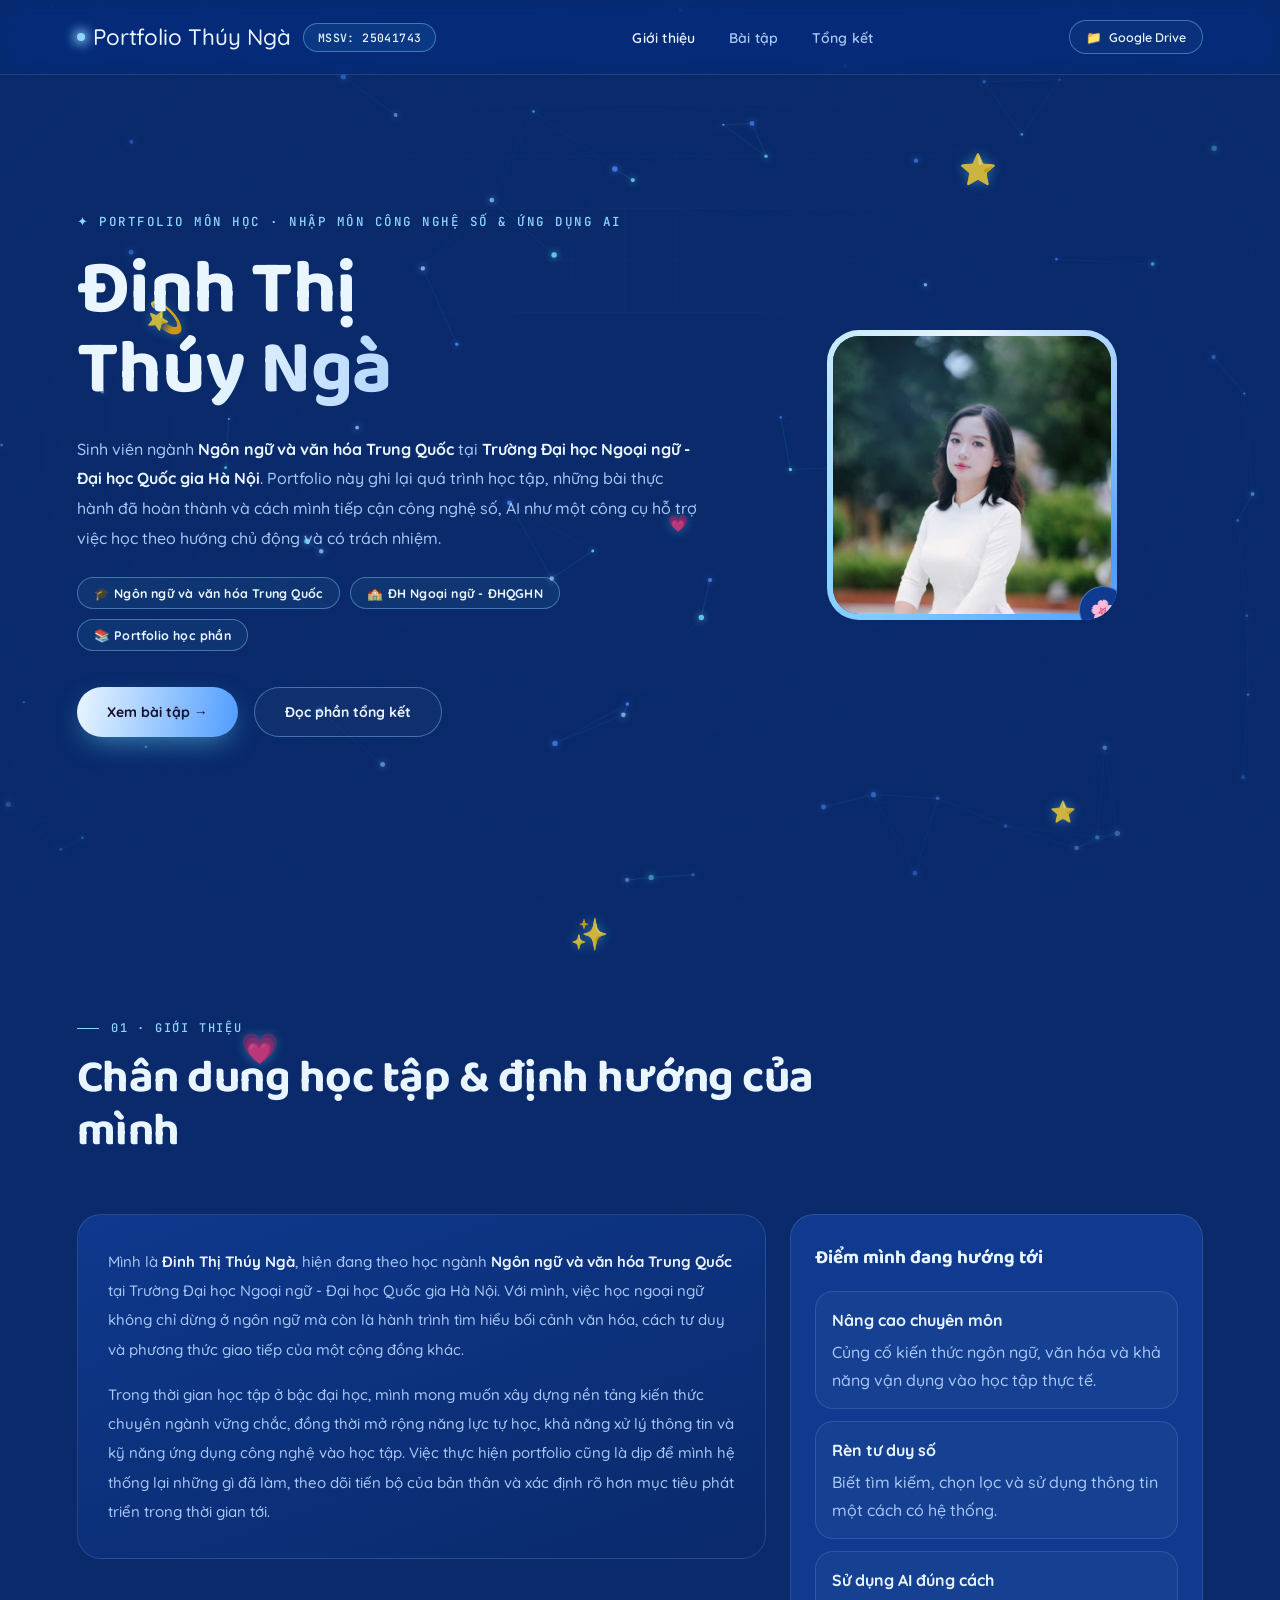
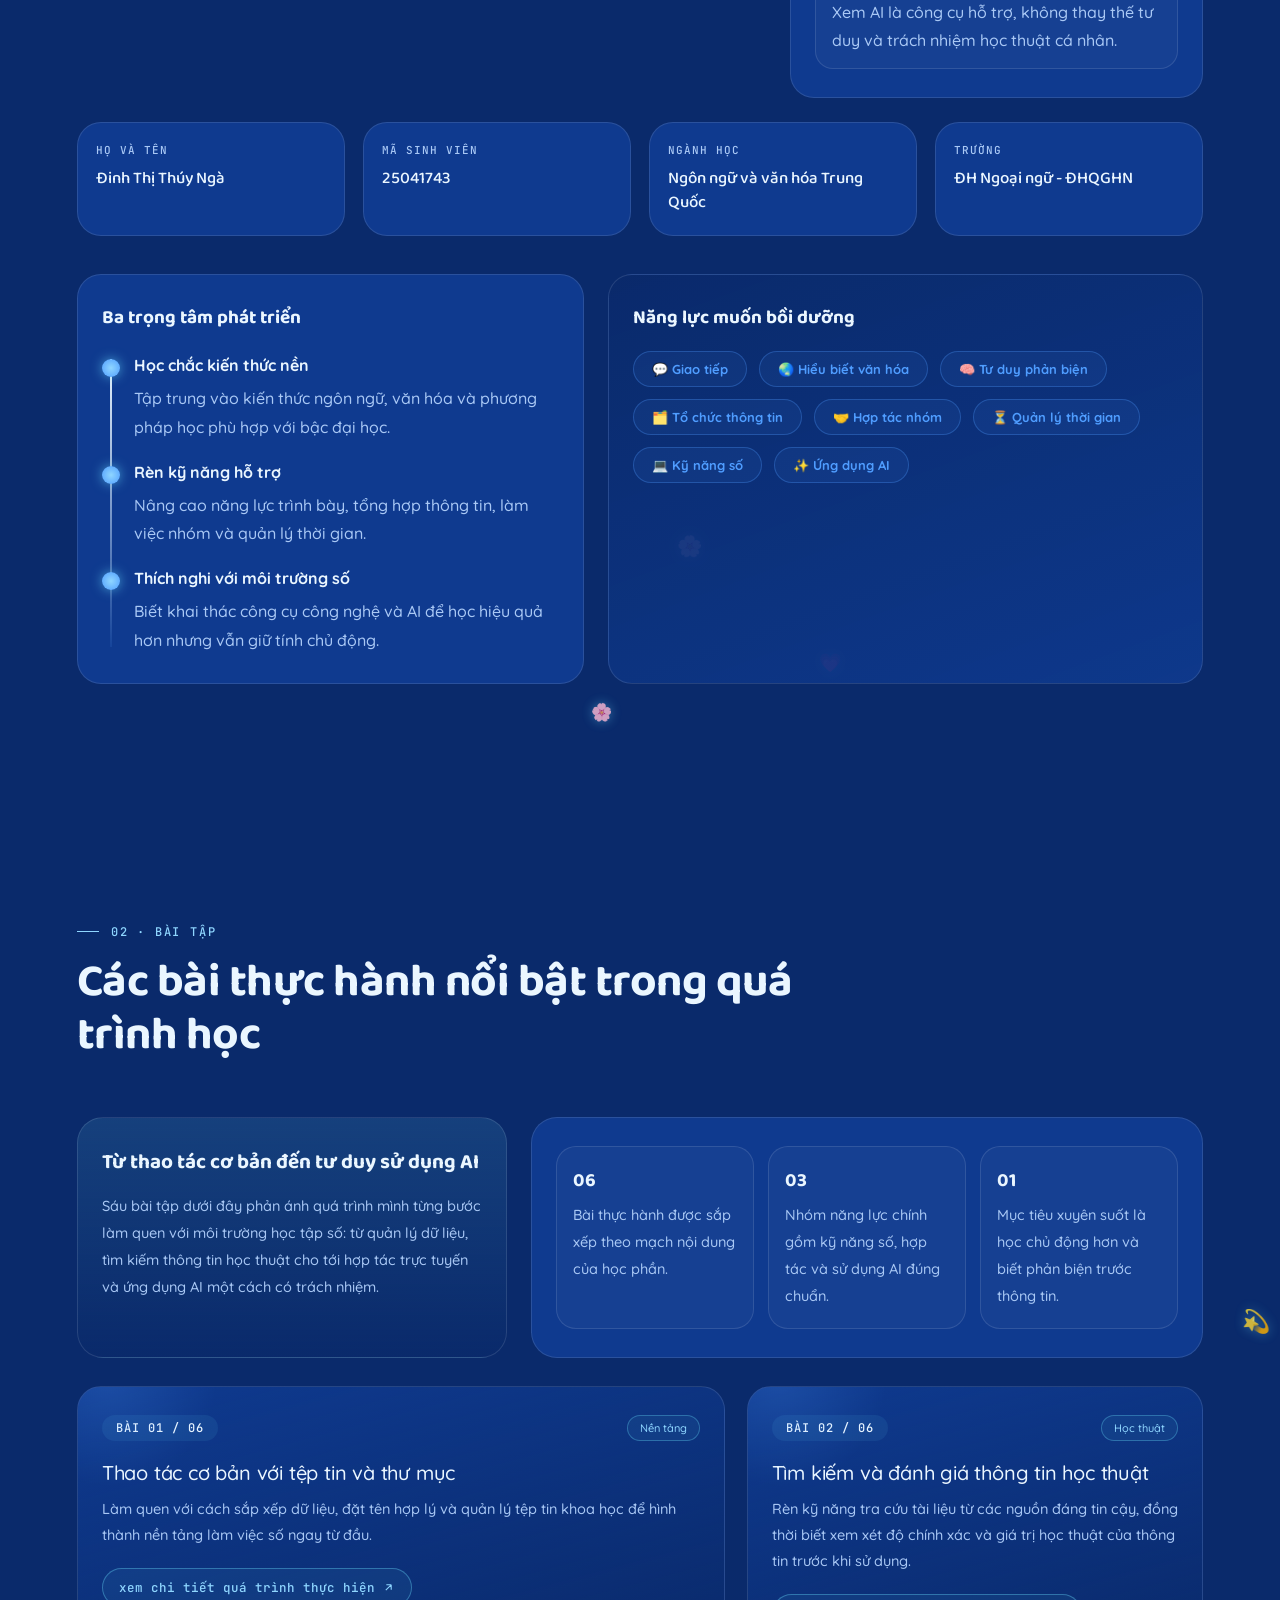
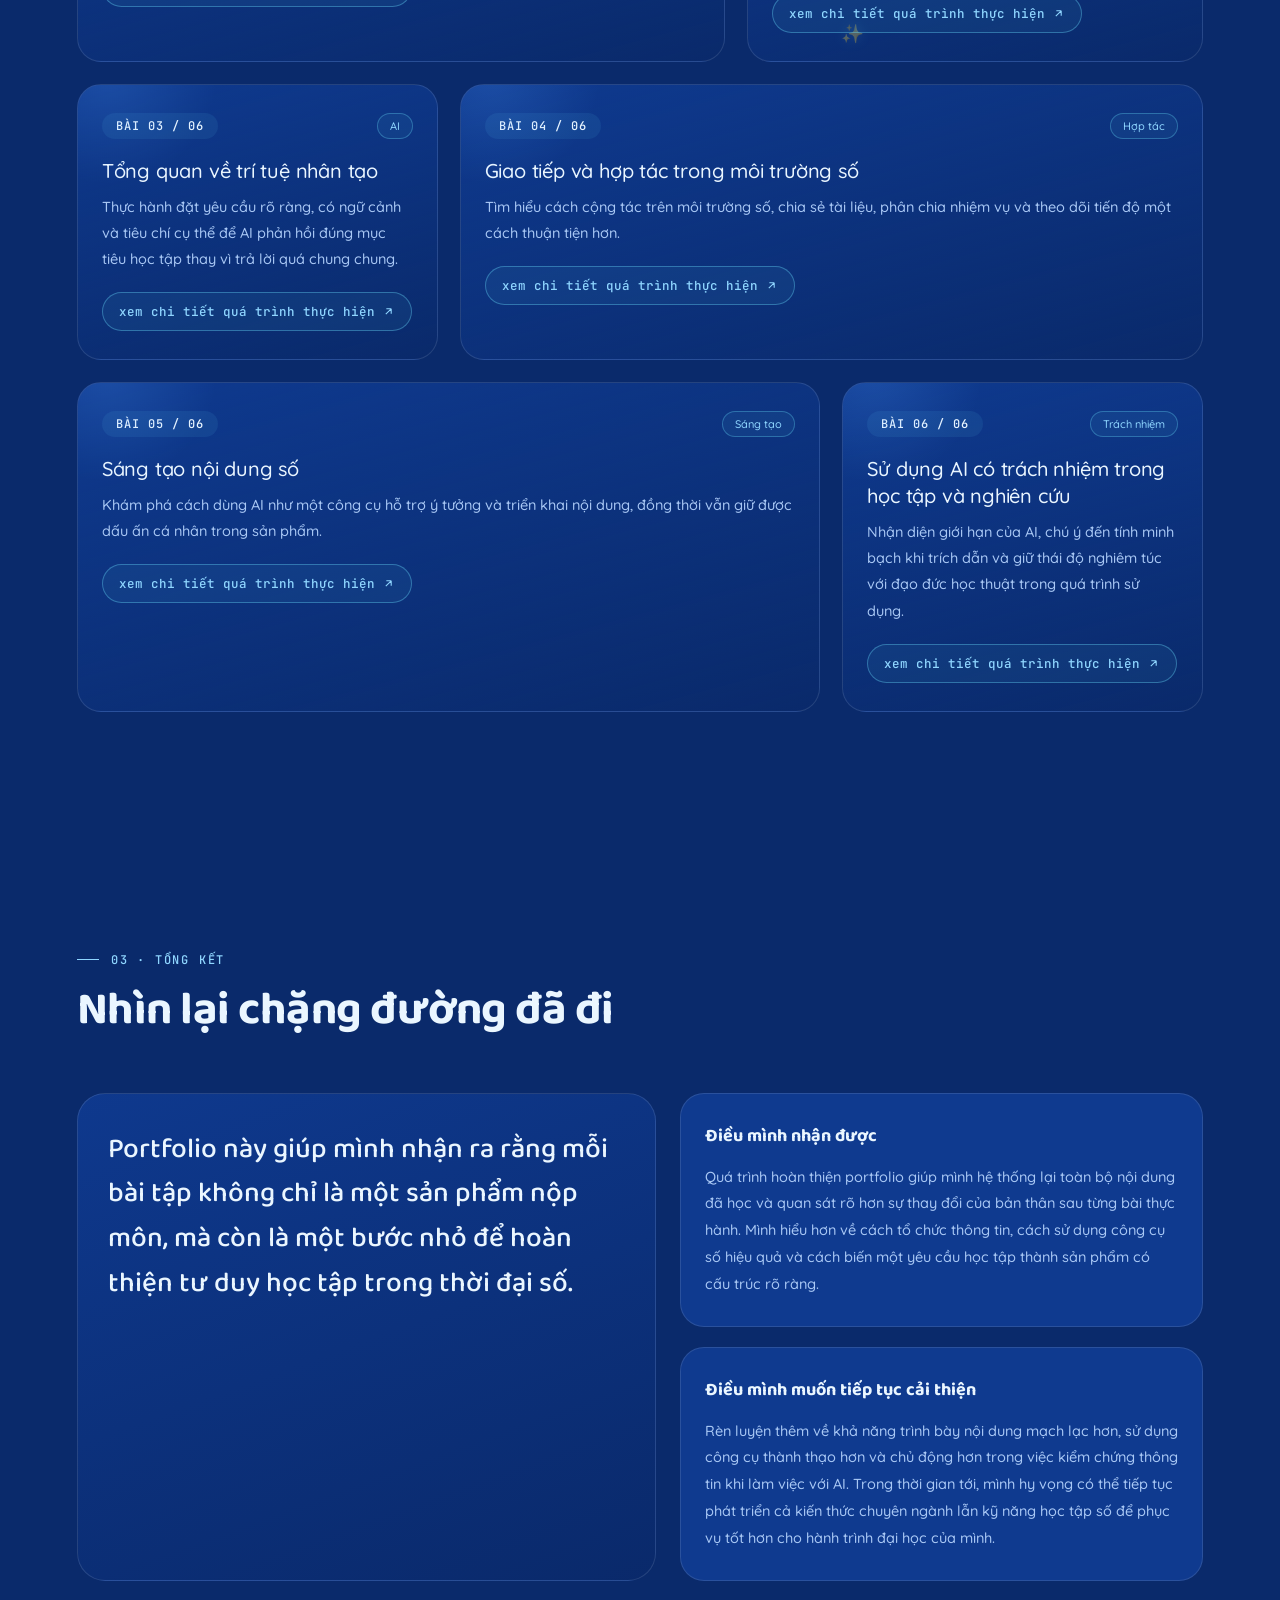
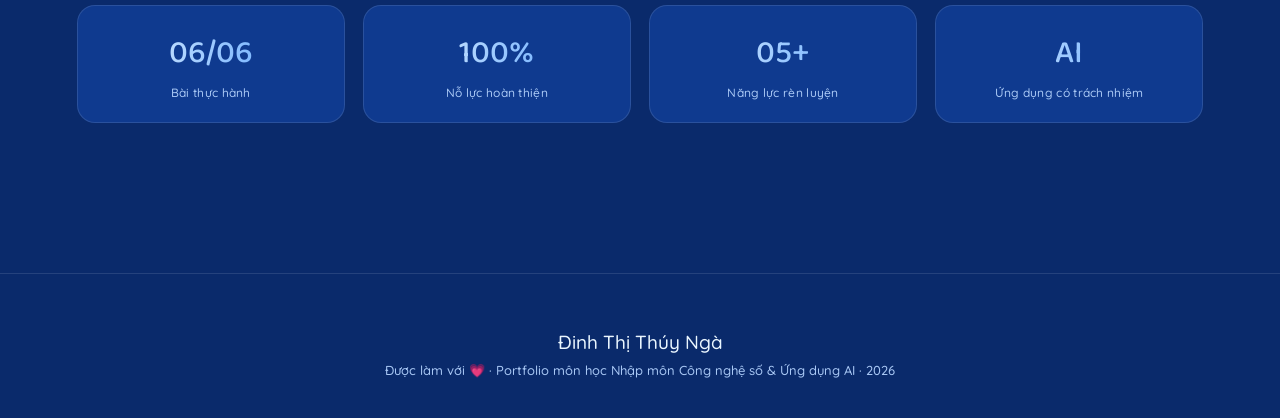
<file: index.html>
<!DOCTYPE html>
<html lang="vi">
<head>
<meta charset="UTF-8">
<meta name="viewport" content="width=device-width, initial-scale=1.0">
<title>Đinh Thị Thúy Ngà — Portfolio</title>
<link rel="preconnect" href="https://fonts.googleapis.com">
<link rel="preconnect" href="https://fonts.gstatic.com" crossorigin>
<link href="https://fonts.googleapis.com/css2?family=Baloo+2:wght@500;600;700;800&family=Quicksand:wght@400;500;600;700&family=JetBrains+Mono:wght@400;500;700&display=swap" rel="stylesheet">
<style>
  :root{
    --bg:#0a2a6b;
    --surface:#0f3a8f;
    --surface-2:#1450b8;
    --pink:#eaf6ff;
    --pink-deep:#bfe3ff;
    --lavender:#4f9dff;
    --cyan:#8fd6ff;
    --text:#eaf6ff;
    --muted:#a9c8f5;
    --line: rgba(234,246,255,0.12);
    --line-strong: rgba(143,214,255,0.4);
  }
  *{margin:0;padding:0;box-sizing:border-box;}
  html{scroll-behavior:smooth;}
  body{
    background:var(--bg); color:var(--text);
    font-family:'Quicksand',sans-serif; font-weight:500;
    overflow-x:hidden;
  }
  h1,h2,h3,.display{font-family:'Baloo 2',cursive; font-weight:700;}
  ::selection{background:var(--pink); color:#170f2b;}

  #network{ position:fixed; inset:0; z-index:0; pointer-events:none; }
  .grid-overlay{
    position:fixed; inset:0; z-index:0; pointer-events:none; opacity:0.5;
    background-image:
      linear-gradient(rgba(109,227,255,0.05) 1px, transparent 1px),
      linear-gradient(90deg, rgba(79,140,255,0.05) 1px, transparent 1px);
    background-size:52px 52px;
    mask-image:radial-gradient(ellipse at 50% 25%, black 0%, transparent 78%);
  }
  .vignette{
    position:fixed; inset:0; z-index:1; pointer-events:none;
    background:radial-gradient(ellipse at center, transparent 38%, rgba(10,42,107,0.85) 100%);
  }
  .sparkle-layer{ position:fixed; inset:0; z-index:1; pointer-events:none; }
  .sparkle{
    position:absolute; font-size:1.3rem; opacity:0.8; animation:sparkleBob ease-in-out infinite;
    filter:drop-shadow(0 0 6px rgba(109,227,255,0.5));
  }
  @keyframes sparkleBob{
    0%,100%{ transform:translateY(0) rotate(-8deg); }
    50%{ transform:translateY(-22px) rotate(10deg); }
  }

  .cursor-glow{
    position:fixed; width:22px; height:22px; border-radius:50%;
    background:radial-gradient(circle, rgba(255,255,255,0.9), var(--pink) 55%, transparent 75%);
    pointer-events:none; z-index:999; transform:translate(-50%,-50%);
    mix-blend-mode:screen; opacity:0; transition:opacity .3s ease;
  }

  nav{
    position:fixed; top:0; left:0; right:0; z-index:100;
    display:flex; align-items:center; justify-content:space-between;
    padding:20px 6vw;
    backdrop-filter:blur(14px) saturate(140%);
    background:rgba(10,42,107,0.45);
    border-bottom:1px solid var(--line);
    transition:background .4s ease, padding .4s ease;
  }
  nav.scrolled{ padding:13px 6vw; background:rgba(10,42,107,0.85); }
  .logo-group{ display:flex; align-items:center; gap:12px; }
  .logo{ font-size:1.4rem; color:var(--pink); display:flex; align-items:center; gap:8px; }
  .logo-dot{
    width:8px;height:8px;border-radius:50%;background:var(--cyan);
    box-shadow:0 0 12px 3px var(--cyan); animation:pulseDot 2s ease-in-out infinite;
  }
  @keyframes pulseDot{ 0%,100%{transform:scale(1);} 50%{transform:scale(1.4);} }
  .mssv-chip{
    font-family:'JetBrains Mono',monospace; font-size:11.5px; color:var(--pink);
    letter-spacing:0.4px; border:1px solid var(--line-strong); border-radius:100px;
    padding:6px 14px; background:rgba(109,227,255,0.08);
  }
  .nav-links{display:flex; gap:2.3vw; list-style:none;}
  .nav-links a{
    color:var(--muted); text-decoration:none; font-size:14px; font-weight:600;
    letter-spacing:0.2px; position:relative; padding:6px 2px;
    transition:color .3s ease;
  }
  .nav-links a::after{
    content:''; position:absolute; left:0; bottom:0; width:0; height:2px; border-radius:2px;
    background:linear-gradient(90deg, var(--pink), var(--lavender)); transition:width .35s cubic-bezier(.4,0,.2,1);
  }
  .nav-links a:hover{color:var(--text);}
  .nav-links a:hover::after{width:100%;}
  .nav-links a.active{color:var(--pink);}
  .nav-drive{
    display:flex; align-items:center; gap:7px; font-size:12.5px; font-weight:600; color:var(--text);
    text-decoration:none; padding:8px 16px; border:1px solid var(--line-strong); border-radius:100px;
    transition:all .35s cubic-bezier(.4,0,.2,1); background:rgba(255,255,255,0.03);
  }
  .nav-drive:hover{
    background:linear-gradient(100deg, var(--pink), var(--lavender));
    color:#170f2b; transform:translateY(-2px);
  }

  .hero{
    position:relative; z-index:2; min-height:100vh;
    display:flex; align-items:center; padding:110px 6vw 60px; max-width:1400px; margin:0 auto;
  }
  .hero-grid{
    display:grid; grid-template-columns:1.15fr 0.85fr; gap:38px; align-items:center; width:100%;
  }
  .eyebrow{
    font-family:'JetBrains Mono',monospace; font-weight:500; font-size:12.5px; color:var(--cyan);
    letter-spacing:1.5px; text-transform:uppercase; margin-bottom:20px;
    opacity:0; animation:fadeUp .8s ease .2s forwards;
    display:flex; align-items:center; gap:10px; flex-wrap:wrap;
  }
  .eyebrow::before{content:'✦';}
  h1.name{
    font-size:clamp(36px,6vw,76px); line-height:1.06; letter-spacing:-0.5px;
    opacity:0; animation:fadeUp .9s ease .35s forwards;
  }
  h1.name .last{
    display:block;
    background:linear-gradient(100deg, var(--pink) 10%, var(--lavender) 55%, var(--cyan) 95%);
    -webkit-background-clip:text; background-clip:text; -webkit-text-fill-color:transparent;
    background-size:200% 100%; animation:shimmer 6s ease-in-out infinite;
  }
  @keyframes shimmer{ 0%,100%{background-position:0% 50%;} 50%{background-position:100% 50%;} }
  .hero-sub{
    font-size:16px; color:var(--muted); max-width:620px; margin-top:24px; line-height:1.85;
    opacity:0; animation:fadeUp .9s ease .5s forwards;
  }
  .hero-sub b{color:var(--text); font-weight:700;}
  .hero-tags{
    display:flex; gap:10px; margin-top:24px; flex-wrap:wrap;
    opacity:0; animation:fadeUp .9s ease .6s forwards;
  }
  .htag{
    font-size:12.5px; font-weight:700; color:var(--pink); letter-spacing:0.2px;
    padding:7px 16px; border:1px solid var(--line-strong); border-radius:100px;
    background:rgba(109,227,255,0.06);
    transition:transform .35s cubic-bezier(.34,1.56,.64,1);
  }
  .htag:hover{ transform:translateY(-3px) rotate(-2deg); }
  .hero-actions{
    display:flex; gap:16px; margin-top:36px; flex-wrap:wrap;
    opacity:0; animation:fadeUp .9s ease .7s forwards;
  }
  .btn{
    font-family:'Quicksand',sans-serif; font-weight:700; font-size:14px;
    padding:15px 30px; border-radius:100px; text-decoration:none;
    display:inline-flex; align-items:center; gap:10px;
    transition:transform .4s cubic-bezier(.34,1.56,.64,1), box-shadow .4s ease;
  }
  .btn-primary{
    background:linear-gradient(100deg, var(--pink), var(--lavender));
    color:#170f2b; box-shadow:0 10px 28px -8px rgba(109,227,255,0.55);
  }
  .btn-primary:hover{ transform:translateY(-4px) scale(1.03) rotate(-1deg); box-shadow:0 16px 34px -8px rgba(109,227,255,0.7); }
  .btn-ghost{ border:1px solid var(--line-strong); color:var(--text); background:rgba(255,255,255,0.03); }
  .btn-ghost:hover{ transform:translateY(-4px) rotate(1deg); background:rgba(109,227,255,0.08); border-color:var(--pink); }

  .avatar-wrap{
    position:relative; display:flex; justify-content:center;
    opacity:0; animation:fadeUp 1.05s ease .55s forwards, bob 6s ease-in-out 1.7s infinite;
  }
  .avatar-frame{
    position:relative; width:100%; max-width:290px; aspect-ratio:1/1; border-radius:32px; padding:6px;
    overflow:hidden; isolation:isolate;
  }
  .avatar-frame::before{
    content:''; position:absolute; inset:-60%; z-index:0;
    background:conic-gradient(from 0deg, var(--pink), var(--lavender), var(--cyan), var(--pink));
  }
  .avatar-inner{
    position:relative; z-index:1; width:100%; height:100%; border-radius:26px;
    overflow:hidden; background:linear-gradient(160deg, var(--surface-2), var(--surface));
    display:flex; align-items:center; justify-content:center;
  }
  .avatar-inner::before{
    content:''; position:absolute; inset:0; z-index:2; pointer-events:none;
    background:radial-gradient(circle at 30% 20%, rgba(79,157,255,0.28), transparent 55%);
  }
  .avatar-img{
    position:absolute; inset:0; width:100%; height:100%; object-fit:cover;
    transition:transform .7s cubic-bezier(.2,.8,.3,1);
  }
  .avatar-frame:hover .avatar-img{ transform:scale(1.08); }
  .avatar-fallback{
    display:flex; align-items:center; justify-content:center; width:100%; height:100%;
    font-family:'Baloo 2',cursive; font-weight:800; font-size:88px;
    background:linear-gradient(160deg, var(--pink), var(--lavender));
    -webkit-background-clip:text; background-clip:text; -webkit-text-fill-color:transparent; opacity:0.6;
  }
  .avatar-sticker{
    position:absolute; bottom:-14px; right:-10px; background:var(--surface); border:1px solid var(--line-strong);
    border-radius:50%; width:48px; height:48px; display:flex; align-items:center; justify-content:center;
    font-size:1.3rem; box-shadow:0 8px 20px -6px rgba(109,227,255,0.5); animation:wiggle 3.5s ease-in-out infinite; z-index:3;
  }
  @keyframes wiggle{ 0%,100%{transform:rotate(-10deg);} 50%{transform:rotate(12deg);} }

  section{ position:relative; z-index:2; padding:120px 6vw; max-width:1400px; margin:0 auto; }
  .section-head{ margin-bottom:56px; max-width:760px; }
  .tag{
    font-family:'JetBrains Mono',monospace; font-weight:500; font-size:12px; color:var(--cyan);
    letter-spacing:1.8px; text-transform:uppercase; display:flex; align-items:center; gap:12px; margin-bottom:16px;
  }
  .tag::before{content:'';width:22px;height:1px;background:var(--cyan);}
  h2.section-title{ font-size:clamp(28px,3.8vw,46px); letter-spacing:-0.5px; line-height:1.15; }
  h2.section-title em{ font-style:normal; color:var(--pink); }
  .reveal{opacity:0; transform:translateY(38px); transition:opacity .8s ease, transform .8s cubic-bezier(.2,.7,.3,1);}
  .reveal.in{opacity:1; transform:translateY(0);}

  .intro-layout{
    display:grid; grid-template-columns:1.25fr 0.75fr; gap:24px; align-items:start;
  }
  .intro-card,.focus-card,.mini-card,.reflection-card,.exercise-card,.timeline-card{
    background:var(--surface); border:1px solid var(--line); border-radius:24px;
  }
  .intro-card{
    padding:32px 30px;
    background:linear-gradient(160deg, rgba(15,58,143,0.96), rgba(10,42,107,0.96));
  }
  .intro-card p{
    color:var(--muted); font-size:15px; line-height:1.95;
  }
  .intro-card p + p{ margin-top:16px; }
  .intro-card b{ color:var(--text); }

  .focus-card{ padding:28px 24px; }
  .focus-card h3{ font-size:19px; margin-bottom:18px; }
  .focus-list{ display:grid; gap:12px; }
  .focus-list li{
    list-style:none; padding:14px 16px; border-radius:18px; background:rgba(255,255,255,0.03);
    border:1px solid var(--line); color:var(--muted); line-height:1.75;
  }
  .focus-list li strong{ color:var(--text); display:block; margin-bottom:4px; }

  .info-strip{
    margin-top:24px;
    display:grid; grid-template-columns:repeat(4,1fr); gap:18px;
  }
  .mini-card{
    padding:20px 18px; transition:transform .4s cubic-bezier(.34,1.56,.64,1), border-color .3s ease;
  }
  .mini-card:hover{ transform:translateY(-6px) rotate(-1deg); border-color:var(--line-strong); }
  .mini-card .k{
    font-family:'JetBrains Mono',monospace; font-size:11px; color:var(--muted); text-transform:uppercase; letter-spacing:1px;
  }
  .mini-card .v{
    margin-top:10px; font-family:'Baloo 2',cursive; font-size:1.05rem; line-height:1.45;
  }

  .path-grid{
    margin-top:38px;
    display:grid; grid-template-columns:0.92fr 1.08fr; gap:24px;
  }
  .timeline-card{ padding:28px 24px; }
  .timeline-card h3{ font-size:19px; margin-bottom:18px; }
  .timeline{
    display:grid; gap:16px; position:relative;
  }
  .timeline::before{
    content:''; position:absolute; left:8px; top:8px; bottom:8px; width:2px;
    background:linear-gradient(var(--pink), rgba(79,157,255,0.1));
  }
  .timeline-item{
    position:relative; padding-left:32px; color:var(--muted); line-height:1.8;
  }
  .timeline-item::before{
    content:''; position:absolute; left:0; top:8px; width:18px; height:18px; border-radius:50%;
    background:radial-gradient(circle, var(--cyan), var(--lavender)); box-shadow:0 0 12px rgba(109,227,255,0.6);
  }
  .timeline-item strong{ color:var(--text); display:block; margin-bottom:4px; }

  .skill-board{
    padding:28px 24px; border-radius:24px;
    background:linear-gradient(160deg, rgba(10,42,107,0.96), rgba(15,58,143,0.9));
    border:1px solid var(--line);
  }
  .skill-board h3{ font-size:19px; margin-bottom:18px; }
  .skill-cloud{ display:flex; flex-wrap:wrap; gap:12px; }
  .skill-tag{
    font-size:13px; font-weight:700; padding:9px 18px; border-radius:100px;
    background:rgba(79,157,255,0.08); border:1px solid rgba(79,157,255,0.3); color:var(--lavender);
    transition:transform .35s cubic-bezier(.34,1.56,.64,1), background .3s ease;
  }
  .skill-tag:hover{ transform:translateY(-3px) scale(1.05); background:rgba(79,157,255,0.18); }

  .exercise-lead{
    display:grid; grid-template-columns:0.78fr 1.22fr; gap:24px; margin-bottom:28px;
  }
  .exercise-note,.exercise-summary{
    border-radius:26px; border:1px solid var(--line); background:var(--surface);
  }
  .exercise-note{
    padding:28px 24px;
    background:linear-gradient(180deg, rgba(109,227,255,0.12), rgba(10,42,107,0.96));
  }
  .exercise-note h3{ font-size:1.3rem; margin-bottom:14px; }
  .exercise-note p,.exercise-summary p{
    color:var(--muted); line-height:1.85; font-size:14.5px;
  }
  .exercise-summary{
    padding:28px 24px;
    display:grid; grid-template-columns:repeat(3,1fr); gap:14px;
  }
  .exercise-summary .sum-box{
    border-radius:20px; padding:18px 16px; background:rgba(255,255,255,0.03); border:1px solid var(--line);
  }
  .exercise-summary .sum-box strong{
    display:block; color:var(--text); font-family:'Baloo 2',cursive; font-size:1.2rem; margin-bottom:6px;
  }

  .ex-grid{
    display:grid; grid-template-columns:repeat(12,1fr); gap:22px;
  }
  .exercise-card{
    position:relative; padding:28px 24px; overflow:hidden;
    background:linear-gradient(165deg, var(--surface) 0%, rgba(10,42,107,0.45) 100%);
    transition:transform .45s cubic-bezier(.2,.8,.3,1), border-color .35s ease, box-shadow .35s ease;
    transform-style:preserve-3d;
  }
  .exercise-card.span-7{ grid-column:span 7; }
  .exercise-card.span-5{ grid-column:span 5; }
  .exercise-card.span-4{ grid-column:span 4; }
  .exercise-card.span-8{ grid-column:span 8; }
  .exercise-card:hover{
    border-color:var(--line-strong); box-shadow:0 26px 50px -28px rgba(109,227,255,0.4);
  }
  .exercise-card::before{
    content:''; position:absolute; inset:-120px auto auto -80px; width:220px; height:220px; border-radius:50%;
    background:radial-gradient(circle, rgba(79,157,255,0.2), transparent 70%);
    pointer-events:none;
  }
  .ex-top{
    display:flex; align-items:center; justify-content:space-between; gap:14px; margin-bottom:18px;
  }
  .ex-num{
    font-family:'JetBrains Mono',monospace; font-size:12px; color:var(--pink);
    letter-spacing:1px; display:inline-block; padding:5px 14px;
    background:rgba(109,227,255,0.08); border-radius:100px;
  }
  .ex-badge{
    font-size:11px; color:var(--cyan); border:1px solid rgba(109,227,255,0.3);
    border-radius:100px; padding:5px 12px; background:rgba(109,227,255,0.06);
  }
  .ex-title{ font-size:20px; line-height:1.35; margin-bottom:10px; letter-spacing:-0.2px; }
  .ex-desc{ color:var(--muted); font-size:14.5px; line-height:1.8; }
  .ex-link{
    display:inline-flex; align-items:center; gap:7px; margin-top:20px;
    font-family:'JetBrains Mono',monospace; font-size:12.5px; font-weight:500; color:var(--cyan);
    text-decoration:none; padding:10px 16px; border-radius:100px;
    border:1px solid rgba(109,227,255,0.35); background:rgba(109,227,255,0.06);
    transition:all .35s cubic-bezier(.4,0,.2,1); position:relative; z-index:1;
  }
  .ex-link:hover{
    background:linear-gradient(100deg, var(--pink), var(--lavender));
    color:#170f2b; border-color:transparent; transform:translateX(3px);
  }
  .ex-link svg{ width:13px; height:13px; flex-shrink:0; transition:transform .35s ease; }
  .ex-link:hover svg{ transform:translateX(2px); }

  .closing-wrap{
    display:grid; grid-template-columns:1.05fr 0.95fr; gap:24px;
  }
  .closing-quote{
    padding:34px 30px; border-radius:28px;
    background:linear-gradient(160deg, rgba(15,58,143,0.96), rgba(10,42,107,0.96));
    border:1px solid var(--line);
    font-size:clamp(20px,2.4vw,28px); line-height:1.6; font-family:'Baloo 2',cursive;
  }
  .closing-quote em{ font-style:normal; color:var(--pink); }
  .reflection-stack{ display:grid; gap:20px; }
  .reflection-card{ padding:28px 24px; }
  .reflection-card h3{ font-size:18px; margin-bottom:14px; }
  .reflection-card p{ color:var(--muted); font-size:14.5px; line-height:1.85; }
  .reflection-card p + p{ margin-top:12px; }
  .stats-row{
    margin-top:24px; display:grid; grid-template-columns:repeat(4,1fr); gap:18px;
  }
  .stat{
    text-align:center; padding:22px 12px; border-radius:18px; background:var(--surface); border:1px solid var(--line);
  }
  .stat .num{
    font-family:'Baloo 2',cursive; font-size:2rem;
    background:linear-gradient(100deg, var(--pink), var(--lavender));
    -webkit-background-clip:text; background-clip:text; -webkit-text-fill-color:transparent;
  }
  .stat .label{ font-size:12px; color:var(--muted); margin-top:6px; letter-spacing:0.3px; }

  footer{
    position:relative; z-index:2; padding:56px 6vw 40px; text-align:center;
    border-top:1px solid var(--line); margin-top:30px;
  }
  footer .f-name{ font-size:19px; color:var(--pink); margin-bottom:8px; }
  footer p{ color:var(--muted); font-size:13px; }
  footer .heart{ color:var(--pink); }

  @keyframes spinRing{ to{transform:rotate(360deg);} }
  @keyframes bob{ 0%,100%{transform:translateY(0);} 50%{transform:translateY(-14px);} }
  @keyframes fadeUp{from{opacity:0; transform:translateY(22px);} to{opacity:1; transform:translateY(0);}}

  @media (max-width:1080px){
    .hero-grid,.intro-layout,.path-grid,.exercise-lead,.closing-wrap{ grid-template-columns:1fr; }
    .info-strip,.stats-row{ grid-template-columns:repeat(2,1fr); }
    .exercise-summary{ grid-template-columns:1fr; }
    .exercise-card.span-7,.exercise-card.span-5,.exercise-card.span-4,.exercise-card.span-8{ grid-column:span 12; }
  }
  @media (max-width:900px){
    .nav-links{display:none;}
    .hero{padding-top:105px;}
    .avatar-frame{max-width:230px;}
  }
  @media (max-width:680px){
    .info-strip,.stats-row{ grid-template-columns:1fr; }
    .exercise-lead{ margin-bottom:24px; }
  }
  @media (prefers-reduced-motion: reduce){
    *{animation-duration:0.01ms !important; transition-duration:0.01ms !important;}
  }
</style>
</head>
<body>

<canvas id="network"></canvas>
<div class="grid-overlay"></div>
<div class="vignette"></div>
<div class="sparkle-layer" id="sparkleLayer"></div>
<div class="cursor-glow" id="cursorGlow"></div>

<nav id="nav">
  <div class="logo-group">
    <div class="logo"><span class="logo-dot"></span>Portfolio Thúy Ngà</div>
    <span class="mssv-chip">MSSV: 25041743</span>
  </div>
  <ul class="nav-links">
    <li><a href="#gioithieu" class="nav-link active">Giới thiệu</a></li>
    <li><a href="#baitap" class="nav-link">Bài tập</a></li>
    <li><a href="#tongket" class="nav-link">Tổng kết</a></li>
  </ul>
  <div class="nav-actions">
  <a href="https://drive.google.com/drive/folders/1C-Cv0XH6CSVmHPwRp4Cb2o5bC0yuiReC?usp=drive_link" target="_blank" class="nav-drive">
    <span>📁</span> Google Drive
  </a>
</div>
</nav>

<section class="hero" id="top">
  <div class="hero-grid">
    <div>
      <div class="eyebrow">Portfolio môn học · Nhập môn Công nghệ số &amp; Ứng dụng AI</div>
      <h1 class="name">Đinh Thị<span class="last">Thúy Ngà</span></h1>
      <p class="hero-sub">Sinh viên ngành <b>Ngôn ngữ và văn hóa Trung Quốc</b> tại <b>Trường Đại học Ngoại ngữ - Đại học Quốc gia Hà Nội</b>. Portfolio này ghi lại quá trình học tập, những bài thực hành đã hoàn thành và cách mình tiếp cận công nghệ số, AI như một công cụ hỗ trợ việc học theo hướng chủ động và có trách nhiệm.</p>
      <div class="hero-tags">
        <span class="htag">🎓 Ngôn ngữ và văn hóa Trung Quốc</span>
        <span class="htag">🏫 ĐH Ngoại ngữ - ĐHQGHN</span>
        <span class="htag">📚 Portfolio học phần</span>
      </div>
      <div class="hero-actions">
        <a href="#baitap" class="btn btn-primary">Xem bài tập →</a>
        <a href="#tongket" class="btn btn-ghost">Đọc phần tổng kết</a>
      </div>
    </div>

    <div class="avatar-wrap">
      <div class="avatar-frame">
        <div class="avatar-inner">
          <img class="avatar-img" src="thuynga.jpg" alt="Ảnh cá nhân của Đinh Thị Thúy Ngà"
               onerror="this.style.display='none'; this.nextElementSibling.style.display='flex';">
          <span class="avatar-fallback" style="display:none;">TN</span>
        </div>
        <div class="avatar-sticker">🌸</div>
      </div>
    </div>
  </div>
</section>

<section id="gioithieu">
  <div class="section-head reveal">
    <div class="tag">01 · Giới thiệu</div>
    <h2 class="section-title">Chân dung học tập &amp; <em>định hướng</em> của mình</h2>
  </div>

  <div class="intro-layout">
    <div class="intro-card reveal">
      <p>Mình là <b>Đinh Thị Thúy Ngà</b>, hiện đang theo học ngành <b>Ngôn ngữ và văn hóa Trung Quốc</b> tại Trường Đại học Ngoại ngữ - Đại học Quốc gia Hà Nội. Với mình, việc học ngoại ngữ không chỉ dừng ở ngôn ngữ mà còn là hành trình tìm hiểu bối cảnh văn hóa, cách tư duy và phương thức giao tiếp của một cộng đồng khác.</p>
      <p>Trong thời gian học tập ở bậc đại học, mình mong muốn xây dựng nền tảng kiến thức chuyên ngành vững chắc, đồng thời mở rộng năng lực tự học, khả năng xử lý thông tin và kỹ năng ứng dụng công nghệ vào học tập. Việc thực hiện portfolio cũng là dịp để mình hệ thống lại những gì đã làm, theo dõi tiến bộ của bản thân và xác định rõ hơn mục tiêu phát triển trong thời gian tới.</p>
    </div>

    <div class="focus-card reveal">
      <h3>Điểm mình đang hướng tới</h3>
      <ul class="focus-list">
        <li>
          <strong>Nâng cao chuyên môn</strong>
          Củng cố kiến thức ngôn ngữ, văn hóa và khả năng vận dụng vào học tập thực tế.
        </li>
        <li>
          <strong>Rèn tư duy số</strong>
          Biết tìm kiếm, chọn lọc và sử dụng thông tin một cách có hệ thống.
        </li>
        <li>
          <strong>Sử dụng AI đúng cách</strong>
          Xem AI là công cụ hỗ trợ, không thay thế tư duy và trách nhiệm học thuật cá nhân.
        </li>
      </ul>
    </div>
  </div>

  <div class="info-strip">
    <div class="mini-card reveal">
      <div class="k">Họ và tên</div>
      <div class="v">Đinh Thị Thúy Ngà</div>
    </div>
    <div class="mini-card reveal">
      <div class="k">Mã sinh viên</div>
      <div class="v">25041743</div>
    </div>
    <div class="mini-card reveal">
      <div class="k">Ngành học</div>
      <div class="v">Ngôn ngữ và văn hóa Trung Quốc</div>
    </div>
    <div class="mini-card reveal">
      <div class="k">Trường</div>
      <div class="v">ĐH Ngoại ngữ - ĐHQGHN</div>
    </div>
  </div>

  <div class="path-grid">
    <div class="timeline-card reveal">
      <h3>Ba trọng tâm phát triển</h3>
      <div class="timeline">
        <div class="timeline-item">
          <strong>Học chắc kiến thức nền</strong>
          Tập trung vào kiến thức ngôn ngữ, văn hóa và phương pháp học phù hợp với bậc đại học.
        </div>
        <div class="timeline-item">
          <strong>Rèn kỹ năng hỗ trợ</strong>
          Nâng cao năng lực trình bày, tổng hợp thông tin, làm việc nhóm và quản lý thời gian.
        </div>
        <div class="timeline-item">
          <strong>Thích nghi với môi trường số</strong>
          Biết khai thác công cụ công nghệ và AI để học hiệu quả hơn nhưng vẫn giữ tính chủ động.
        </div>
      </div>
    </div>

    <div class="skill-board reveal">
      <h3>Năng lực muốn bồi dưỡng</h3>
      <div class="skill-cloud">
        <span class="skill-tag">💬 Giao tiếp</span>
        <span class="skill-tag">🌏 Hiểu biết văn hóa</span>
        <span class="skill-tag">🧠 Tư duy phản biện</span>
        <span class="skill-tag">🗂️ Tổ chức thông tin</span>
        <span class="skill-tag">🤝 Hợp tác nhóm</span>
        <span class="skill-tag">⏳ Quản lý thời gian</span>
        <span class="skill-tag">💻 Kỹ năng số</span>
        <span class="skill-tag">✨ Ứng dụng AI</span>
      </div>
    </div>
  </div>
</section>

<section id="baitap">
  <div class="section-head reveal">
    <div class="tag">02 · Bài tập</div>
    <h2 class="section-title">Các bài thực hành nổi bật trong <em>quá trình học</em></h2>
  </div>

  <div class="exercise-lead">
    <div class="exercise-note reveal">
      <h3>Từ thao tác cơ bản đến tư duy sử dụng AI</h3>
      <p>Sáu bài tập dưới đây phản ánh quá trình mình từng bước làm quen với môi trường học tập số: từ quản lý dữ liệu, tìm kiếm thông tin học thuật cho tới hợp tác trực tuyến và ứng dụng AI một cách có trách nhiệm.</p>
    </div>
    <div class="exercise-summary reveal">
      <div class="sum-box">
        <strong>06</strong>
        <p>Bài thực hành được sắp xếp theo mạch nội dung của học phần.</p>
      </div>
      <div class="sum-box">
        <strong>03</strong>
        <p>Nhóm năng lực chính gồm kỹ năng số, hợp tác và sử dụng AI đúng chuẩn.</p>
      </div>
      <div class="sum-box">
        <strong>01</strong>
        <p>Mục tiêu xuyên suốt là học chủ động hơn và biết phản biện trước thông tin.</p>
      </div>
    </div>
  </div>

  <div class="ex-grid" id="exGrid"></div>
</section>

<section id="tongket">
  <div class="section-head reveal">
    <div class="tag">03 · Tổng kết</div>
    <h2 class="section-title">Nhìn lại chặng đường đã đi</h2>
  </div>

  <div class="closing-wrap">
    <div class="closing-quote reveal">
      Portfolio này giúp mình nhận ra rằng mỗi bài tập không chỉ là một sản phẩm nộp môn, mà còn là một bước nhỏ để <em>hoàn thiện tư duy học tập trong thời đại số</em>.
    </div>

    <div class="reflection-stack">
      <div class="reflection-card reveal">
        <h3>Điều mình nhận được</h3>
        <p>Quá trình hoàn thiện portfolio giúp mình hệ thống lại toàn bộ nội dung đã học và quan sát rõ hơn sự thay đổi của bản thân sau từng bài thực hành. Mình hiểu hơn về cách tổ chức thông tin, cách sử dụng công cụ số hiệu quả và cách biến một yêu cầu học tập thành sản phẩm có cấu trúc rõ ràng.</p>
      </div>

      <div class="reflection-card reveal">
        <h3>Điều mình muốn tiếp tục cải thiện</h3>
        <p>Rèn luyện thêm về khả năng trình bày nội dung mạch lạc hơn, sử dụng công cụ thành thạo hơn và chủ động hơn trong việc kiểm chứng thông tin khi làm việc với AI. Trong thời gian tới, mình hy vọng có thể tiếp tục phát triển cả kiến thức chuyên ngành lẫn kỹ năng học tập số để phục vụ tốt hơn cho hành trình đại học của mình.</p>
      </div>
    </div>
  </div>

  <div class="stats-row">
    <div class="stat reveal"><div class="num">06/06</div><div class="label">Bài thực hành</div></div>
    <div class="stat reveal"><div class="num">100%</div><div class="label">Nỗ lực hoàn thiện</div></div>
    <div class="stat reveal"><div class="num">05+</div><div class="label">Năng lực rèn luyện</div></div>
    <div class="stat reveal"><div class="num">AI</div><div class="label">Ứng dụng có trách nhiệm</div></div>
  </div>
</section>

<footer>
  <div class="f-name">Đinh Thị Thúy Ngà</div>
  <p>Được làm với <span class="heart">💗</span> · Portfolio môn học Nhập môn Công nghệ số &amp; Ứng dụng AI · 2026</p>
</footer>

<script>
const nav = document.getElementById('nav');
const links = document.querySelectorAll('.nav-link');
const sections = ['gioithieu','baitap','tongket'].map(id=>document.getElementById(id));

window.addEventListener('scroll', ()=>{
  nav.classList.toggle('scrolled', window.scrollY > 40);
  let current = sections[0];
  sections.forEach(s=>{ if(window.scrollY + 140 >= s.offsetTop) current = s; });
  links.forEach(l=> l.classList.toggle('active', l.getAttribute('href') === '#'+current.id));
});

links.forEach(link=>{
  link.addEventListener('click', e=>{
    e.preventDefault();
    const target = document.getElementById(link.getAttribute('href').slice(1));
    window.scrollTo({top: target.offsetTop - 90, behavior:'smooth'});
  });
});

document.querySelector('.nav-drive').addEventListener('click', e=>{
  e.preventDefault();
  const target = document.getElementById('baitap');
  window.scrollTo({top: target.offsetTop - 90, behavior:'smooth'});
});

const io = new IntersectionObserver((entries)=>{
  entries.forEach(e=>{
    if(e.isIntersecting){
      e.target.classList.add('in');
      io.unobserve(e.target);
    }
  });
},{threshold:0.15});
document.querySelectorAll('.reveal').forEach(el=>io.observe(el));

const exercises = [
  {
    t:"Thao tác cơ bản với tệp tin và thư mục",
    d:"Làm quen với cách sắp xếp dữ liệu, đặt tên hợp lý và quản lý tệp tin khoa học để hình thành nền tảng làm việc số ngay từ đầu.",
    link:"https://docs.google.com/document/d/1ssSMy0zk8tzvghGggrnIAUNGG4UNGs5J/edit?usp=drive_link&ouid=100698810264392713077&rtpof=true&sd=true",
    badge:"Nền tảng",
    span:"span-7"
  },
  {
    t:"Tìm kiếm và đánh giá thông tin học thuật",
    d:"Rèn kỹ năng tra cứu tài liệu từ các nguồn đáng tin cậy, đồng thời biết xem xét độ chính xác và giá trị học thuật của thông tin trước khi sử dụng.",
    link:"https://docs.google.com/document/d/1GyVXh3c0kRrm-2K6XGsWWnpCsjo2GQRr/edit?usp=drive_link&ouid=100698810264392713077&rtpof=true&sd=true",
    badge:"Học thuật",
    span:"span-5"
  },
  {
    t:"Tổng quan về trí tuệ nhân tạo",
    d:"Thực hành đặt yêu cầu rõ ràng, có ngữ cảnh và tiêu chí cụ thể để AI phản hồi đúng mục tiêu học tập thay vì trả lời quá chung chung.",
    link:"https://docs.google.com/document/d/15gRvtig8taXOZFlv0IE2C8nCpU7ulGPV/edit?usp=drive_link&ouid=100698810264392713077&rtpof=true&sd=true",
    badge:"AI",
    span:"span-4"
  },
  {
    t:"Giao tiếp và hợp tác trong môi trường số",
    d:"Tìm hiểu cách cộng tác trên môi trường số, chia sẻ tài liệu, phân chia nhiệm vụ và theo dõi tiến độ một cách thuận tiện hơn.",
    link:"Https://docs.google.com/document/d/1T0J8U2EXgwbHm0j1Gb7DemW_qI7beaBn79EDXzikKvM/edit?usp=sharing",
    badge:"Hợp tác",
    span:"span-8"
  },
  {
    t:"Sáng tạo nội dung số",
    d:"Khám phá cách dùng AI như một công cụ hỗ trợ ý tưởng và triển khai nội dung, đồng thời vẫn giữ được dấu ấn cá nhân trong sản phẩm.",
    link:"https://docs.google.com/document/d/16Wyk4kNCr989b4KZiUO0B8qyPa8tGWtI/edit?usp=drive_link&ouid=100698810264392713077&rtpof=true&sd=true",
    badge:"Sáng tạo",
    span:"span-8"
  },
  {
    t:"Sử dụng AI có trách nhiệm trong học tập và nghiên cứu",
    d:"Nhận diện giới hạn của AI, chú ý đến tính minh bạch khi trích dẫn và giữ thái độ nghiêm túc với đạo đức học thuật trong quá trình sử dụng.",
    link:"https://docs.google.com/document/d/1YERfD6prA8kQsH5HsFqbq39LNQSQ16TD/edit?usp=drive_link&ouid=100698810264392713077&rtpof=true&sd=true",
    badge:"Trách nhiệm",
    span:"span-4"
  }
];

const grid = document.getElementById('exGrid');
exercises.forEach((ex,i)=>{
  const card = document.createElement('article');
  card.className = `exercise-card ${ex.span} reveal`;
  card.innerHTML = `
    <div class="ex-top">
      <span class="ex-num">BÀI ${String(i+1).padStart(2,'0')} / 06</span>
      <span class="ex-badge">${ex.badge}</span>
    </div>
    <div class="ex-title">${ex.t}</div>
    <div class="ex-desc">${ex.d}</div>
    <a href="${ex.link}" class="ex-link" ${ex.link === '#' ? 'onclick="event.preventDefault()"' : 'target="_blank" rel="noopener"'}>
      xem chi tiết quá trình thực hiện
      <svg viewBox="0 0 24 24" fill="none" stroke="currentColor" stroke-width="2"><path d="M7 17L17 7M17 7H8M17 7V16"/></svg>
    </a>
  `;
  grid.appendChild(card);
  io.observe(card);

  card.addEventListener('mousemove', (e)=>{
    const r = card.getBoundingClientRect();
    const x = e.clientX - r.left, y = e.clientY - r.top;
    const rx = ((y / r.height) - 0.5) * -6;
    const ry = ((x / r.width) - 0.5) * 6;
    card.style.transform = `perspective(760px) rotateX(${rx}deg) rotateY(${ry}deg) translateY(-4px)`;
  });
  card.addEventListener('mouseleave', ()=>{
    card.style.transform = 'perspective(760px) rotateX(0) rotateY(0)';
  });
});

document.querySelectorAll('.mini-card, .focus-card, .reflection-card, .timeline-card').forEach(card=>{
  card.addEventListener('mousemove', (e)=>{
    const r = card.getBoundingClientRect();
    const x = e.clientX - r.left, y = e.clientY - r.top;
    const rx = ((y / r.height) - 0.5) * -4;
    const ry = ((x / r.width) - 0.5) * 4;
    card.style.transform = `perspective(900px) rotateX(${rx}deg) rotateY(${ry}deg) translateY(-3px)`;
  });
  card.addEventListener('mouseleave', ()=>{ card.style.transform = ''; });
});

document.addEventListener('mousemove', (e)=>{
  const x = (e.clientX / window.innerWidth - 0.5);
  const y = (e.clientY / window.innerHeight - 0.5);
  const name = document.querySelector('.name');
  if(name) name.style.transform = `translate(${x*8}px, ${y*6}px)`;
});

const glow = document.getElementById('cursorGlow');
window.addEventListener('mousemove', (e)=>{
  glow.style.left = e.clientX + 'px';
  glow.style.top = e.clientY + 'px';
  glow.style.opacity = 1;
});
window.addEventListener('mouseleave', ()=>{ glow.style.opacity = 0; });

const sparkleEmojis = ['✨','💗','⭐','🌸','💫'];
const sparkleLayer = document.getElementById('sparkleLayer');
for(let i=0;i<14;i++){
  const el = document.createElement('div');
  el.className = 'sparkle';
  el.textContent = sparkleEmojis[i % sparkleEmojis.length];
  el.style.left = (Math.random()*100) + 'vw';
  el.style.top = (Math.random()*400) + 'vh';
  el.style.animationDelay = (Math.random()*4) + 's';
  el.style.animationDuration = (4 + Math.random()*3) + 's';
  el.style.fontSize = (1 + Math.random()*1.1) + 'rem';
  sparkleLayer.appendChild(el);
}

const canvas = document.getElementById('network');
const ctx = canvas.getContext('2d');
let W,H;
function resize(){ W = canvas.width = window.innerWidth; H = canvas.height = window.innerHeight; }
resize(); window.addEventListener('resize', resize);

let mouse = {x:-9999, y:-9999};
window.addEventListener('mousemove', e=>{ mouse.x = e.clientX; mouse.y = e.clientY; });

const N = window.innerWidth < 700 ? 40 : 75;
const nodeColors = ['79,140,255','109,227,255','143,197,255'];
const nodes = Array.from({length:N}, ()=>({
  x: Math.random()*W, y: Math.random()*H,
  vx: (Math.random()-0.5)*0.22, vy: (Math.random()-0.5)*0.22,
  r: Math.random()*1.8 + 1, c: nodeColors[Math.floor(Math.random()*nodeColors.length)]
}));
const linkDist = 140;

function tick(){
  ctx.clearRect(0,0,W,H);

  nodes.forEach(n=>{
    const dx = n.x-mouse.x, dy = n.y-mouse.y;
    const dist = Math.sqrt(dx*dx+dy*dy);
    if(dist < 130){
      const f = (130-dist)/130;
      n.x += (dx/dist)*f*1.2;
      n.y += (dy/dist)*f*1.2;
    }
    n.x += n.vx; n.y += n.vy;
    if(n.x < 0 || n.x > W) n.vx *= -1;
    if(n.y < 0 || n.y > H) n.vy *= -1;
  });

  for(let i=0;i<nodes.length;i++){
    for(let j=i+1;j<nodes.length;j++){
      const a = nodes[i], b = nodes[j];
      const dx = a.x-b.x, dy = a.y-b.y;
      const d = Math.sqrt(dx*dx+dy*dy);
      if(d < linkDist){
        ctx.strokeStyle = `rgba(109,227,255,${0.14*(1-d/linkDist)})`;
        ctx.lineWidth = 1;
        ctx.beginPath();
        ctx.moveTo(a.x,a.y); ctx.lineTo(b.x,b.y);
        ctx.stroke();
      }
    }
  }

  nodes.forEach(n=>{
    ctx.beginPath();
    ctx.fillStyle = `rgba(${n.c},0.8)`;
    ctx.shadowColor = `rgba(${n.c},0.9)`;
    ctx.shadowBlur = 7;
    ctx.arc(n.x,n.y,n.r,0,Math.PI*2);
    ctx.fill();
  });

  requestAnimationFrame(tick);
}
requestAnimationFrame(tick);
</script>
</body>
</html>
</file>
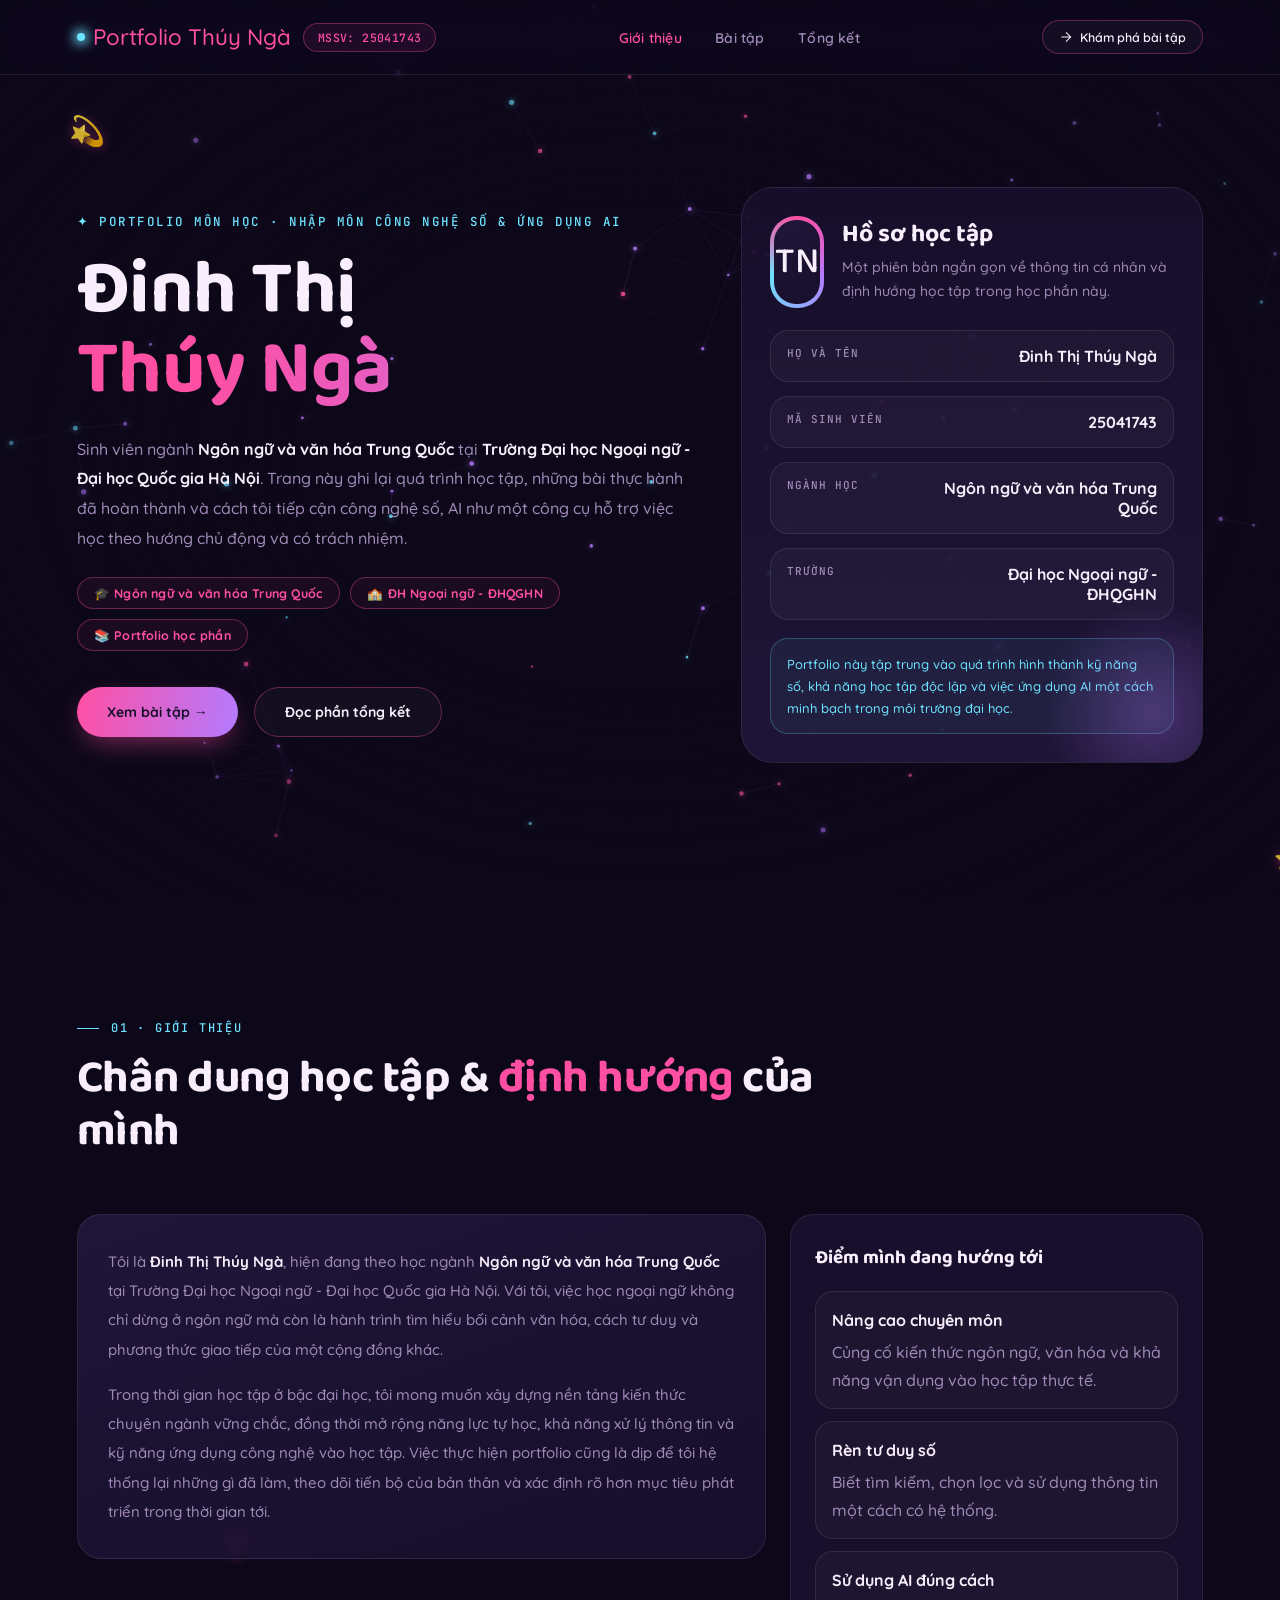
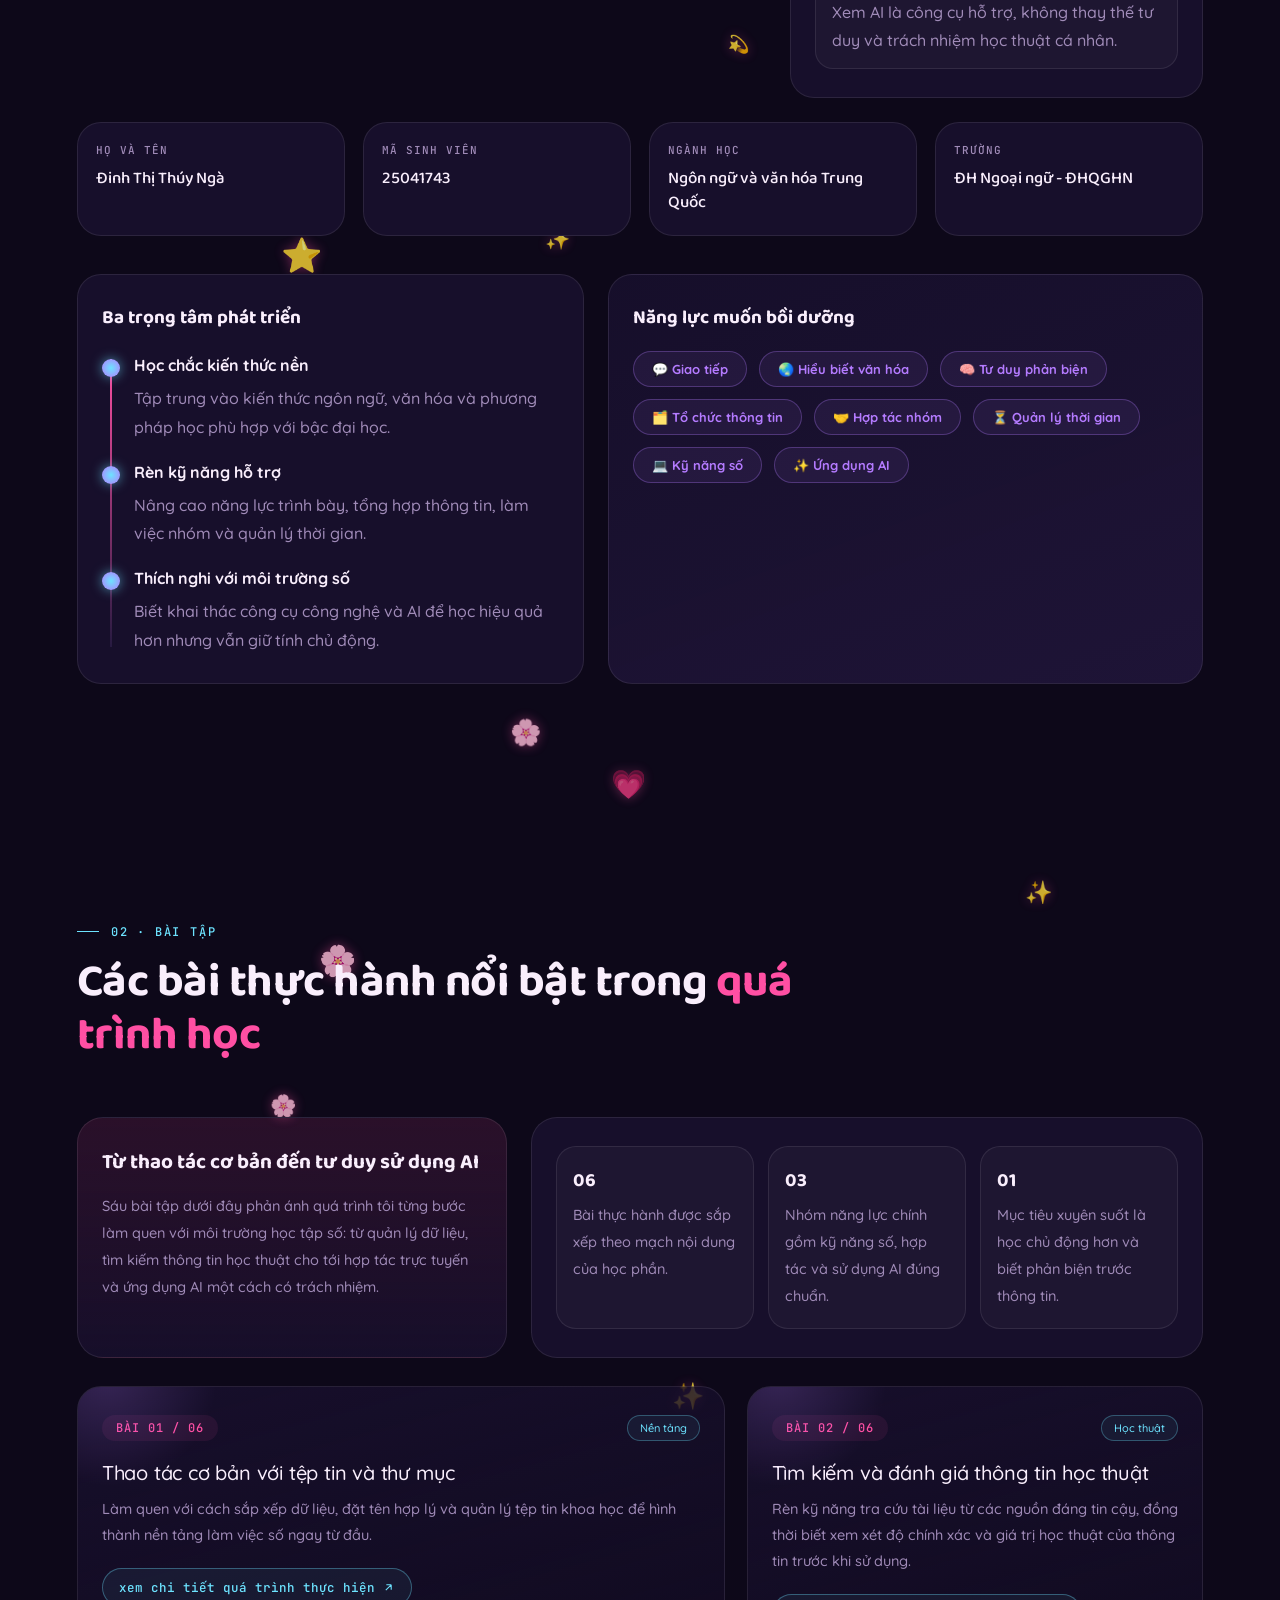
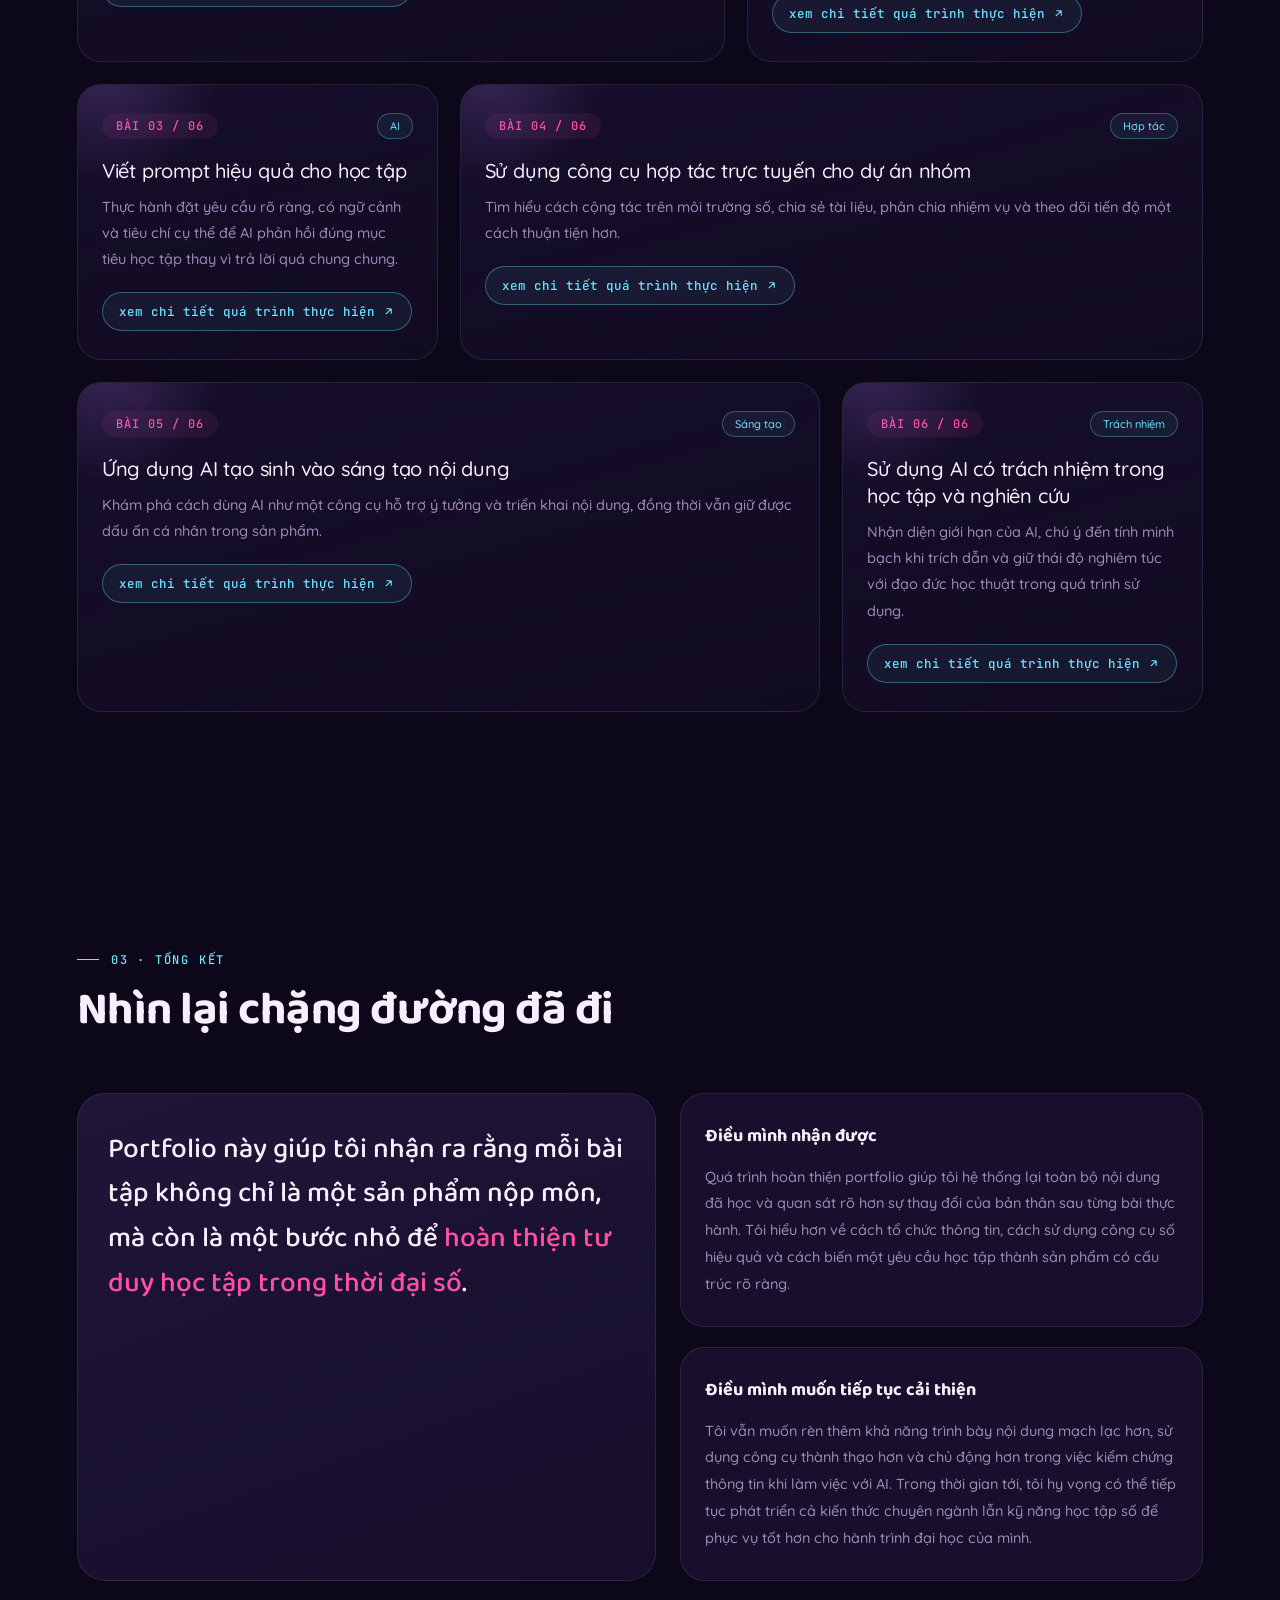
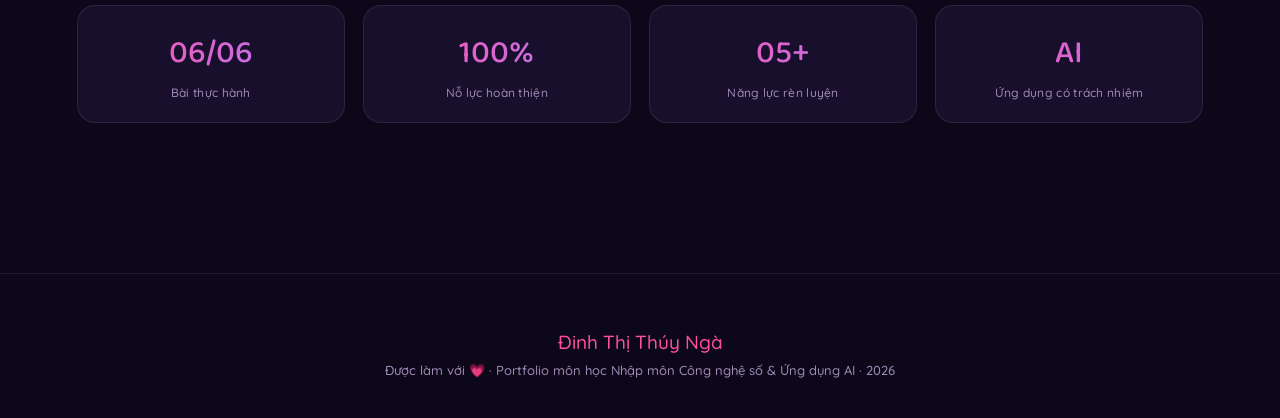
<file: portfolio_dinh_thi_thuy_nga.html>
<!DOCTYPE html>
<html lang="vi">
<head>
<meta charset="UTF-8">
<meta name="viewport" content="width=device-width, initial-scale=1.0">
<title>Đinh Thị Thúy Ngà — Portfolio</title>
<link rel="preconnect" href="https://fonts.googleapis.com">
<link rel="preconnect" href="https://fonts.gstatic.com" crossorigin>
<link href="https://fonts.googleapis.com/css2?family=Baloo+2:wght@500;600;700;800&family=Quicksand:wght@400;500;600;700&family=JetBrains+Mono:wght@400;500;700&display=swap" rel="stylesheet">
<style>
  :root{
    --bg:#0d0819;
    --surface:#170f2b;
    --surface-2:#20163a;
    --pink:#ff4fa3;
    --pink-deep:#ff1f8f;
    --lavender:#b47bff;
    --cyan:#6de3ff;
    --text:#f9eefc;
    --muted:#a08bb8;
    --line: rgba(249,238,252,0.09);
    --line-strong: rgba(255,79,163,0.35);
  }
  *{margin:0;padding:0;box-sizing:border-box;}
  html{scroll-behavior:smooth;}
  body{
    background:var(--bg); color:var(--text);
    font-family:'Quicksand',sans-serif; font-weight:500;
    overflow-x:hidden;
  }
  h1,h2,h3,.display{font-family:'Baloo 2',cursive; font-weight:700;}
  ::selection{background:var(--pink); color:#170f2b;}

  #network{ position:fixed; inset:0; z-index:0; pointer-events:none; }
  .grid-overlay{
    position:fixed; inset:0; z-index:0; pointer-events:none; opacity:0.5;
    background-image:
      linear-gradient(rgba(255,79,163,0.05) 1px, transparent 1px),
      linear-gradient(90deg, rgba(180,123,255,0.05) 1px, transparent 1px);
    background-size:52px 52px;
    mask-image:radial-gradient(ellipse at 50% 25%, black 0%, transparent 78%);
  }
  .vignette{
    position:fixed; inset:0; z-index:1; pointer-events:none;
    background:radial-gradient(ellipse at center, transparent 38%, rgba(13,8,25,0.9) 100%);
  }
  .sparkle-layer{ position:fixed; inset:0; z-index:1; pointer-events:none; }
  .sparkle{
    position:absolute; font-size:1.3rem; opacity:0.8; animation:sparkleBob ease-in-out infinite;
    filter:drop-shadow(0 0 6px rgba(255,79,163,0.5));
  }
  @keyframes sparkleBob{
    0%,100%{ transform:translateY(0) rotate(-8deg); }
    50%{ transform:translateY(-22px) rotate(10deg); }
  }

  .cursor-glow{
    position:fixed; width:22px; height:22px; border-radius:50%;
    background:radial-gradient(circle, rgba(255,255,255,0.9), var(--pink) 55%, transparent 75%);
    pointer-events:none; z-index:999; transform:translate(-50%,-50%);
    mix-blend-mode:screen; opacity:0; transition:opacity .3s ease;
  }

  nav{
    position:fixed; top:0; left:0; right:0; z-index:100;
    display:flex; align-items:center; justify-content:space-between;
    padding:20px 6vw;
    backdrop-filter:blur(14px) saturate(140%);
    background:rgba(13,8,25,0.4);
    border-bottom:1px solid var(--line);
    transition:background .4s ease, padding .4s ease;
  }
  nav.scrolled{ padding:13px 6vw; background:rgba(13,8,25,0.82); }
  .logo-group{ display:flex; align-items:center; gap:12px; }
  .logo{ font-size:1.4rem; color:var(--pink); display:flex; align-items:center; gap:8px; }
  .logo-dot{
    width:8px;height:8px;border-radius:50%;background:var(--cyan);
    box-shadow:0 0 12px 3px var(--cyan); animation:pulseDot 2s ease-in-out infinite;
  }
  @keyframes pulseDot{ 0%,100%{transform:scale(1);} 50%{transform:scale(1.4);} }
  .mssv-chip{
    font-family:'JetBrains Mono',monospace; font-size:11.5px; color:var(--pink);
    letter-spacing:0.4px; border:1px solid var(--line-strong); border-radius:100px;
    padding:6px 14px; background:rgba(255,79,163,0.08);
  }
  .nav-links{display:flex; gap:2.3vw; list-style:none;}
  .nav-links a{
    color:var(--muted); text-decoration:none; font-size:14px; font-weight:600;
    letter-spacing:0.2px; position:relative; padding:6px 2px;
    transition:color .3s ease;
  }
  .nav-links a::after{
    content:''; position:absolute; left:0; bottom:0; width:0; height:2px; border-radius:2px;
    background:linear-gradient(90deg, var(--pink), var(--lavender)); transition:width .35s cubic-bezier(.4,0,.2,1);
  }
  .nav-links a:hover{color:var(--text);}
  .nav-links a:hover::after{width:100%;}
  .nav-links a.active{color:var(--pink);}
  .nav-drive{
    display:flex; align-items:center; gap:7px; font-size:12.5px; font-weight:600; color:var(--text);
    text-decoration:none; padding:8px 16px; border:1px solid var(--line-strong); border-radius:100px;
    transition:all .35s cubic-bezier(.4,0,.2,1); background:rgba(255,255,255,0.03);
  }
  .nav-drive:hover{
    background:linear-gradient(100deg, var(--pink), var(--lavender));
    color:#170f2b; transform:translateY(-2px);
  }

  .hero{
    position:relative; z-index:2; min-height:100vh;
    display:flex; align-items:center; padding:110px 6vw 60px; max-width:1400px; margin:0 auto;
  }
  .hero-grid{
    display:grid; grid-template-columns:1.15fr 0.85fr; gap:38px; align-items:center; width:100%;
  }
  .eyebrow{
    font-family:'JetBrains Mono',monospace; font-weight:500; font-size:12.5px; color:var(--cyan);
    letter-spacing:1.5px; text-transform:uppercase; margin-bottom:20px;
    opacity:0; animation:fadeUp .8s ease .2s forwards;
    display:flex; align-items:center; gap:10px; flex-wrap:wrap;
  }
  .eyebrow::before{content:'✦';}
  h1.name{
    font-size:clamp(36px,6vw,76px); line-height:1.06; letter-spacing:-0.5px;
    opacity:0; animation:fadeUp .9s ease .35s forwards;
  }
  h1.name .last{
    display:block;
    background:linear-gradient(100deg, var(--pink) 10%, var(--lavender) 55%, var(--cyan) 95%);
    -webkit-background-clip:text; background-clip:text; -webkit-text-fill-color:transparent;
    background-size:200% 100%; animation:shimmer 6s ease-in-out infinite;
  }
  @keyframes shimmer{ 0%,100%{background-position:0% 50%;} 50%{background-position:100% 50%;} }
  .hero-sub{
    font-size:16px; color:var(--muted); max-width:620px; margin-top:24px; line-height:1.85;
    opacity:0; animation:fadeUp .9s ease .5s forwards;
  }
  .hero-sub b{color:var(--text); font-weight:700;}
  .hero-tags{
    display:flex; gap:10px; margin-top:24px; flex-wrap:wrap;
    opacity:0; animation:fadeUp .9s ease .6s forwards;
  }
  .htag{
    font-size:12.5px; font-weight:700; color:var(--pink); letter-spacing:0.2px;
    padding:7px 16px; border:1px solid var(--line-strong); border-radius:100px;
    background:rgba(255,79,163,0.06);
    transition:transform .35s cubic-bezier(.34,1.56,.64,1);
  }
  .htag:hover{ transform:translateY(-3px) rotate(-2deg); }
  .hero-actions{
    display:flex; gap:16px; margin-top:36px; flex-wrap:wrap;
    opacity:0; animation:fadeUp .9s ease .7s forwards;
  }
  .btn{
    font-family:'Quicksand',sans-serif; font-weight:700; font-size:14px;
    padding:15px 30px; border-radius:100px; text-decoration:none;
    display:inline-flex; align-items:center; gap:10px;
    transition:transform .4s cubic-bezier(.34,1.56,.64,1), box-shadow .4s ease;
  }
  .btn-primary{
    background:linear-gradient(100deg, var(--pink), var(--lavender));
    color:#170f2b; box-shadow:0 10px 28px -8px rgba(255,79,163,0.55);
  }
  .btn-primary:hover{ transform:translateY(-4px) scale(1.03) rotate(-1deg); box-shadow:0 16px 34px -8px rgba(255,79,163,0.7); }
  .btn-ghost{ border:1px solid var(--line-strong); color:var(--text); background:rgba(255,255,255,0.03); }
  .btn-ghost:hover{ transform:translateY(-4px) rotate(1deg); background:rgba(255,79,163,0.08); border-color:var(--pink); }

  .hero-panel{
    position:relative; padding:28px; border-radius:32px;
    background:linear-gradient(180deg, rgba(23,15,43,0.95), rgba(32,22,58,0.92));
    border:1px solid var(--line); overflow:hidden;
    opacity:0; animation:fadeUp 1s ease .55s forwards, bob 6s ease-in-out 1.7s infinite;
  }
  .hero-panel::before{
    content:''; position:absolute; inset:auto -60px -60px auto; width:220px; height:220px;
    background:radial-gradient(circle, rgba(180,123,255,0.28), transparent 70%);
    pointer-events:none;
  }
  .profile-top{
    display:flex; align-items:center; gap:18px; margin-bottom:22px;
  }
  .profile-badge{
    width:92px; height:92px; border-radius:26px; padding:4px;
    background:conic-gradient(from 0deg, var(--pink), var(--lavender), var(--cyan), var(--pink));
    animation:spinRing 6s linear infinite;
  }
  .profile-badge span{
    display:flex; align-items:center; justify-content:center; width:100%; height:100%;
    border-radius:22px; background:linear-gradient(160deg, var(--surface-2), var(--surface));
    font-family:'Baloo 2',cursive; font-size:2.3rem; color:var(--text);
  }
  .profile-title h3{ font-size:1.55rem; line-height:1.15; }
  .profile-title p{ color:var(--muted); font-size:14px; line-height:1.75; margin-top:6px; }
  .profile-list{
    display:grid; gap:14px;
  }
  .profile-item{
    display:flex; justify-content:space-between; gap:16px;
    padding:15px 16px; border-radius:18px; background:rgba(255,255,255,0.03);
    border:1px solid var(--line);
  }
  .profile-item .label{
    font-family:'JetBrains Mono',monospace; font-size:11px; text-transform:uppercase;
    color:var(--muted); letter-spacing:1px;
  }
  .profile-item .value{
    text-align:right; color:var(--text); font-weight:700; max-width:60%;
  }
  .profile-note{
    margin-top:18px; padding:14px 16px; border-radius:18px;
    background:rgba(109,227,255,0.06); border:1px solid rgba(109,227,255,0.25);
    color:var(--cyan); font-size:13px; line-height:1.7;
  }

  section{ position:relative; z-index:2; padding:120px 6vw; max-width:1400px; margin:0 auto; }
  .section-head{ margin-bottom:56px; max-width:760px; }
  .tag{
    font-family:'JetBrains Mono',monospace; font-weight:500; font-size:12px; color:var(--cyan);
    letter-spacing:1.8px; text-transform:uppercase; display:flex; align-items:center; gap:12px; margin-bottom:16px;
  }
  .tag::before{content:'';width:22px;height:1px;background:var(--cyan);}
  h2.section-title{ font-size:clamp(28px,3.8vw,46px); letter-spacing:-0.5px; line-height:1.15; }
  h2.section-title em{ font-style:normal; color:var(--pink); }
  .reveal{opacity:0; transform:translateY(38px); transition:opacity .8s ease, transform .8s cubic-bezier(.2,.7,.3,1);}
  .reveal.in{opacity:1; transform:translateY(0);}

  .intro-layout{
    display:grid; grid-template-columns:1.25fr 0.75fr; gap:24px; align-items:start;
  }
  .intro-card,.focus-card,.mini-card,.reflection-card,.exercise-card,.timeline-card{
    background:var(--surface); border:1px solid var(--line); border-radius:24px;
  }
  .intro-card{
    padding:32px 30px;
    background:linear-gradient(160deg, rgba(32,22,58,0.96), rgba(23,15,43,0.96));
  }
  .intro-card p{
    color:var(--muted); font-size:15px; line-height:1.95;
  }
  .intro-card p + p{ margin-top:16px; }
  .intro-card b{ color:var(--text); }

  .focus-card{ padding:28px 24px; }
  .focus-card h3{ font-size:19px; margin-bottom:18px; }
  .focus-list{ display:grid; gap:12px; }
  .focus-list li{
    list-style:none; padding:14px 16px; border-radius:18px; background:rgba(255,255,255,0.03);
    border:1px solid var(--line); color:var(--muted); line-height:1.75;
  }
  .focus-list li strong{ color:var(--text); display:block; margin-bottom:4px; }

  .info-strip{
    margin-top:24px;
    display:grid; grid-template-columns:repeat(4,1fr); gap:18px;
  }
  .mini-card{
    padding:20px 18px; transition:transform .4s cubic-bezier(.34,1.56,.64,1), border-color .3s ease;
  }
  .mini-card:hover{ transform:translateY(-6px) rotate(-1deg); border-color:var(--line-strong); }
  .mini-card .k{
    font-family:'JetBrains Mono',monospace; font-size:11px; color:var(--muted); text-transform:uppercase; letter-spacing:1px;
  }
  .mini-card .v{
    margin-top:10px; font-family:'Baloo 2',cursive; font-size:1.05rem; line-height:1.45;
  }

  .path-grid{
    margin-top:38px;
    display:grid; grid-template-columns:0.92fr 1.08fr; gap:24px;
  }
  .timeline-card{ padding:28px 24px; }
  .timeline-card h3{ font-size:19px; margin-bottom:18px; }
  .timeline{
    display:grid; gap:16px; position:relative;
  }
  .timeline::before{
    content:''; position:absolute; left:8px; top:8px; bottom:8px; width:2px;
    background:linear-gradient(var(--pink), rgba(180,123,255,0.1));
  }
  .timeline-item{
    position:relative; padding-left:32px; color:var(--muted); line-height:1.8;
  }
  .timeline-item::before{
    content:''; position:absolute; left:0; top:8px; width:18px; height:18px; border-radius:50%;
    background:radial-gradient(circle, var(--cyan), var(--lavender)); box-shadow:0 0 12px rgba(109,227,255,0.6);
  }
  .timeline-item strong{ color:var(--text); display:block; margin-bottom:4px; }

  .skill-board{
    padding:28px 24px; border-radius:24px;
    background:linear-gradient(160deg, rgba(23,15,43,0.96), rgba(32,22,58,0.9));
    border:1px solid var(--line);
  }
  .skill-board h3{ font-size:19px; margin-bottom:18px; }
  .skill-cloud{ display:flex; flex-wrap:wrap; gap:12px; }
  .skill-tag{
    font-size:13px; font-weight:700; padding:9px 18px; border-radius:100px;
    background:rgba(180,123,255,0.08); border:1px solid rgba(180,123,255,0.3); color:var(--lavender);
    transition:transform .35s cubic-bezier(.34,1.56,.64,1), background .3s ease;
  }
  .skill-tag:hover{ transform:translateY(-3px) scale(1.05); background:rgba(180,123,255,0.18); }

  .exercise-lead{
    display:grid; grid-template-columns:0.78fr 1.22fr; gap:24px; margin-bottom:28px;
  }
  .exercise-note,.exercise-summary{
    border-radius:26px; border:1px solid var(--line); background:var(--surface);
  }
  .exercise-note{
    padding:28px 24px;
    background:linear-gradient(180deg, rgba(255,79,163,0.12), rgba(23,15,43,0.96));
  }
  .exercise-note h3{ font-size:1.3rem; margin-bottom:14px; }
  .exercise-note p,.exercise-summary p{
    color:var(--muted); line-height:1.85; font-size:14.5px;
  }
  .exercise-summary{
    padding:28px 24px;
    display:grid; grid-template-columns:repeat(3,1fr); gap:14px;
  }
  .exercise-summary .sum-box{
    border-radius:20px; padding:18px 16px; background:rgba(255,255,255,0.03); border:1px solid var(--line);
  }
  .exercise-summary .sum-box strong{
    display:block; color:var(--text); font-family:'Baloo 2',cursive; font-size:1.2rem; margin-bottom:6px;
  }

  .ex-grid{
    display:grid; grid-template-columns:repeat(12,1fr); gap:22px;
  }
  .exercise-card{
    position:relative; padding:28px 24px; overflow:hidden;
    background:linear-gradient(165deg, var(--surface) 0%, rgba(23,15,43,0.45) 100%);
    transition:transform .45s cubic-bezier(.2,.8,.3,1), border-color .35s ease, box-shadow .35s ease;
    transform-style:preserve-3d;
  }
  .exercise-card.span-7{ grid-column:span 7; }
  .exercise-card.span-5{ grid-column:span 5; }
  .exercise-card.span-4{ grid-column:span 4; }
  .exercise-card.span-8{ grid-column:span 8; }
  .exercise-card:hover{
    border-color:var(--line-strong); box-shadow:0 26px 50px -28px rgba(255,79,163,0.4);
  }
  .exercise-card::before{
    content:''; position:absolute; inset:-120px auto auto -80px; width:220px; height:220px; border-radius:50%;
    background:radial-gradient(circle, rgba(180,123,255,0.2), transparent 70%);
    pointer-events:none;
  }
  .ex-top{
    display:flex; align-items:center; justify-content:space-between; gap:14px; margin-bottom:18px;
  }
  .ex-num{
    font-family:'JetBrains Mono',monospace; font-size:12px; color:var(--pink);
    letter-spacing:1px; display:inline-block; padding:5px 14px;
    background:rgba(255,79,163,0.08); border-radius:100px;
  }
  .ex-badge{
    font-size:11px; color:var(--cyan); border:1px solid rgba(109,227,255,0.3);
    border-radius:100px; padding:5px 12px; background:rgba(109,227,255,0.06);
  }
  .ex-title{ font-size:20px; line-height:1.35; margin-bottom:10px; letter-spacing:-0.2px; }
  .ex-desc{ color:var(--muted); font-size:14.5px; line-height:1.8; }
  .ex-link{
    display:inline-flex; align-items:center; gap:7px; margin-top:20px;
    font-family:'JetBrains Mono',monospace; font-size:12.5px; font-weight:500; color:var(--cyan);
    text-decoration:none; padding:10px 16px; border-radius:100px;
    border:1px solid rgba(109,227,255,0.35); background:rgba(109,227,255,0.06);
    transition:all .35s cubic-bezier(.4,0,.2,1); position:relative; z-index:1;
  }
  .ex-link:hover{
    background:linear-gradient(100deg, var(--pink), var(--lavender));
    color:#170f2b; border-color:transparent; transform:translateX(3px);
  }
  .ex-link svg{ width:13px; height:13px; flex-shrink:0; transition:transform .35s ease; }
  .ex-link:hover svg{ transform:translateX(2px); }

  .closing-wrap{
    display:grid; grid-template-columns:1.05fr 0.95fr; gap:24px;
  }
  .closing-quote{
    padding:34px 30px; border-radius:28px;
    background:linear-gradient(160deg, rgba(32,22,58,0.96), rgba(23,15,43,0.96));
    border:1px solid var(--line);
    font-size:clamp(20px,2.4vw,28px); line-height:1.6; font-family:'Baloo 2',cursive;
  }
  .closing-quote em{ font-style:normal; color:var(--pink); }
  .reflection-stack{ display:grid; gap:20px; }
  .reflection-card{ padding:28px 24px; }
  .reflection-card h3{ font-size:18px; margin-bottom:14px; }
  .reflection-card p{ color:var(--muted); font-size:14.5px; line-height:1.85; }
  .reflection-card p + p{ margin-top:12px; }
  .stats-row{
    margin-top:24px; display:grid; grid-template-columns:repeat(4,1fr); gap:18px;
  }
  .stat{
    text-align:center; padding:22px 12px; border-radius:18px; background:var(--surface); border:1px solid var(--line);
  }
  .stat .num{
    font-family:'Baloo 2',cursive; font-size:2rem;
    background:linear-gradient(100deg, var(--pink), var(--lavender));
    -webkit-background-clip:text; background-clip:text; -webkit-text-fill-color:transparent;
  }
  .stat .label{ font-size:12px; color:var(--muted); margin-top:6px; letter-spacing:0.3px; }

  footer{
    position:relative; z-index:2; padding:56px 6vw 40px; text-align:center;
    border-top:1px solid var(--line); margin-top:30px;
  }
  footer .f-name{ font-size:19px; color:var(--pink); margin-bottom:8px; }
  footer p{ color:var(--muted); font-size:13px; }
  footer .heart{ color:var(--pink); }

  @keyframes spinRing{ to{transform:rotate(360deg);} }
  @keyframes bob{ 0%,100%{transform:translateY(0);} 50%{transform:translateY(-14px);} }
  @keyframes fadeUp{from{opacity:0; transform:translateY(22px);} to{opacity:1; transform:translateY(0);}}

  @media (max-width:1080px){
    .hero-grid,.intro-layout,.path-grid,.exercise-lead,.closing-wrap{ grid-template-columns:1fr; }
    .info-strip,.stats-row{ grid-template-columns:repeat(2,1fr); }
    .exercise-summary{ grid-template-columns:1fr; }
    .exercise-card.span-7,.exercise-card.span-5,.exercise-card.span-4,.exercise-card.span-8{ grid-column:span 12; }
  }
  @media (max-width:900px){
    .nav-links{display:none;}
    .hero{padding-top:105px;}
    .profile-top{align-items:flex-start;}
    .profile-item{flex-direction:column;}
    .profile-item .value{text-align:left; max-width:100%;}
  }
  @media (max-width:680px){
    .info-strip,.stats-row{ grid-template-columns:1fr; }
    .exercise-lead{ margin-bottom:24px; }
  }
  @media (prefers-reduced-motion: reduce){
    *{animation-duration:0.01ms !important; transition-duration:0.01ms !important;}
  }
</style>
</head>
<body>

<canvas id="network"></canvas>
<div class="grid-overlay"></div>
<div class="vignette"></div>
<div class="sparkle-layer" id="sparkleLayer"></div>
<div class="cursor-glow" id="cursorGlow"></div>

<nav id="nav">
  <div class="logo-group">
    <div class="logo"><span class="logo-dot"></span>Portfolio Thúy Ngà</div>
    <span class="mssv-chip">MSSV: 25041743</span>
  </div>
  <ul class="nav-links">
    <li><a href="#gioithieu" class="nav-link active">Giới thiệu</a></li>
    <li><a href="#baitap" class="nav-link">Bài tập</a></li>
    <li><a href="#tongket" class="nav-link">Tổng kết</a></li>
  </ul>
  <a href="#baitap" class="nav-drive">
    <svg width="14" height="14" viewBox="0 0 24 24" fill="none" stroke="currentColor" stroke-width="1.8"><path d="M4 12h16M12 4l8 8-8 8"/></svg>
    Khám phá bài tập
  </a>
</nav>

<section class="hero" id="top">
  <div class="hero-grid">
    <div>
      <div class="eyebrow">Portfolio môn học · Nhập môn Công nghệ số &amp; Ứng dụng AI</div>
      <h1 class="name">Đinh Thị<span class="last">Thúy Ngà</span></h1>
      <p class="hero-sub">Sinh viên ngành <b>Ngôn ngữ và văn hóa Trung Quốc</b> tại <b>Trường Đại học Ngoại ngữ - Đại học Quốc gia Hà Nội</b>. Trang này ghi lại quá trình học tập, những bài thực hành đã hoàn thành và cách tôi tiếp cận công nghệ số, AI như một công cụ hỗ trợ việc học theo hướng chủ động và có trách nhiệm.</p>
      <div class="hero-tags">
        <span class="htag">🎓 Ngôn ngữ và văn hóa Trung Quốc</span>
        <span class="htag">🏫 ĐH Ngoại ngữ - ĐHQGHN</span>
        <span class="htag">📚 Portfolio học phần</span>
      </div>
      <div class="hero-actions">
        <a href="#baitap" class="btn btn-primary">Xem bài tập →</a>
        <a href="#tongket" class="btn btn-ghost">Đọc phần tổng kết</a>
      </div>
    </div>

    <div class="hero-panel">
      <div class="profile-top">
        <div class="profile-badge"><span>TN</span></div>
        <div class="profile-title">
          <h3>Hồ sơ học tập</h3>
          <p>Một phiên bản ngắn gọn về thông tin cá nhân và định hướng học tập trong học phần này.</p>
        </div>
      </div>

      <div class="profile-list">
        <div class="profile-item">
          <span class="label">Họ và tên</span>
          <span class="value">Đinh Thị Thúy Ngà</span>
        </div>
        <div class="profile-item">
          <span class="label">Mã sinh viên</span>
          <span class="value">25041743</span>
        </div>
        <div class="profile-item">
          <span class="label">Ngành học</span>
          <span class="value">Ngôn ngữ và văn hóa Trung Quốc</span>
        </div>
        <div class="profile-item">
          <span class="label">Trường</span>
          <span class="value">Đại học Ngoại ngữ - ĐHQGHN</span>
        </div>
      </div>

      <div class="profile-note">
        Portfolio này tập trung vào quá trình hình thành kỹ năng số, khả năng học tập độc lập và việc ứng dụng AI một cách minh bạch trong môi trường đại học.
      </div>
    </div>
  </div>
</section>

<section id="gioithieu">
  <div class="section-head reveal">
    <div class="tag">01 · Giới thiệu</div>
    <h2 class="section-title">Chân dung học tập &amp; <em>định hướng</em> của mình</h2>
  </div>

  <div class="intro-layout">
    <div class="intro-card reveal">
      <p>Tôi là <b>Đinh Thị Thúy Ngà</b>, hiện đang theo học ngành <b>Ngôn ngữ và văn hóa Trung Quốc</b> tại Trường Đại học Ngoại ngữ - Đại học Quốc gia Hà Nội. Với tôi, việc học ngoại ngữ không chỉ dừng ở ngôn ngữ mà còn là hành trình tìm hiểu bối cảnh văn hóa, cách tư duy và phương thức giao tiếp của một cộng đồng khác.</p>
      <p>Trong thời gian học tập ở bậc đại học, tôi mong muốn xây dựng nền tảng kiến thức chuyên ngành vững chắc, đồng thời mở rộng năng lực tự học, khả năng xử lý thông tin và kỹ năng ứng dụng công nghệ vào học tập. Việc thực hiện portfolio cũng là dịp để tôi hệ thống lại những gì đã làm, theo dõi tiến bộ của bản thân và xác định rõ hơn mục tiêu phát triển trong thời gian tới.</p>
    </div>

    <div class="focus-card reveal">
      <h3>Điểm mình đang hướng tới</h3>
      <ul class="focus-list">
        <li>
          <strong>Nâng cao chuyên môn</strong>
          Củng cố kiến thức ngôn ngữ, văn hóa và khả năng vận dụng vào học tập thực tế.
        </li>
        <li>
          <strong>Rèn tư duy số</strong>
          Biết tìm kiếm, chọn lọc và sử dụng thông tin một cách có hệ thống.
        </li>
        <li>
          <strong>Sử dụng AI đúng cách</strong>
          Xem AI là công cụ hỗ trợ, không thay thế tư duy và trách nhiệm học thuật cá nhân.
        </li>
      </ul>
    </div>
  </div>

  <div class="info-strip">
    <div class="mini-card reveal">
      <div class="k">Họ và tên</div>
      <div class="v">Đinh Thị Thúy Ngà</div>
    </div>
    <div class="mini-card reveal">
      <div class="k">Mã sinh viên</div>
      <div class="v">25041743</div>
    </div>
    <div class="mini-card reveal">
      <div class="k">Ngành học</div>
      <div class="v">Ngôn ngữ và văn hóa Trung Quốc</div>
    </div>
    <div class="mini-card reveal">
      <div class="k">Trường</div>
      <div class="v">ĐH Ngoại ngữ - ĐHQGHN</div>
    </div>
  </div>

  <div class="path-grid">
    <div class="timeline-card reveal">
      <h3>Ba trọng tâm phát triển</h3>
      <div class="timeline">
        <div class="timeline-item">
          <strong>Học chắc kiến thức nền</strong>
          Tập trung vào kiến thức ngôn ngữ, văn hóa và phương pháp học phù hợp với bậc đại học.
        </div>
        <div class="timeline-item">
          <strong>Rèn kỹ năng hỗ trợ</strong>
          Nâng cao năng lực trình bày, tổng hợp thông tin, làm việc nhóm và quản lý thời gian.
        </div>
        <div class="timeline-item">
          <strong>Thích nghi với môi trường số</strong>
          Biết khai thác công cụ công nghệ và AI để học hiệu quả hơn nhưng vẫn giữ tính chủ động.
        </div>
      </div>
    </div>

    <div class="skill-board reveal">
      <h3>Năng lực muốn bồi dưỡng</h3>
      <div class="skill-cloud">
        <span class="skill-tag">💬 Giao tiếp</span>
        <span class="skill-tag">🌏 Hiểu biết văn hóa</span>
        <span class="skill-tag">🧠 Tư duy phản biện</span>
        <span class="skill-tag">🗂️ Tổ chức thông tin</span>
        <span class="skill-tag">🤝 Hợp tác nhóm</span>
        <span class="skill-tag">⏳ Quản lý thời gian</span>
        <span class="skill-tag">💻 Kỹ năng số</span>
        <span class="skill-tag">✨ Ứng dụng AI</span>
      </div>
    </div>
  </div>
</section>

<section id="baitap">
  <div class="section-head reveal">
    <div class="tag">02 · Bài tập</div>
    <h2 class="section-title">Các bài thực hành nổi bật trong <em>quá trình học</em></h2>
  </div>

  <div class="exercise-lead">
    <div class="exercise-note reveal">
      <h3>Từ thao tác cơ bản đến tư duy sử dụng AI</h3>
      <p>Sáu bài tập dưới đây phản ánh quá trình tôi từng bước làm quen với môi trường học tập số: từ quản lý dữ liệu, tìm kiếm thông tin học thuật cho tới hợp tác trực tuyến và ứng dụng AI một cách có trách nhiệm.</p>
    </div>
    <div class="exercise-summary reveal">
      <div class="sum-box">
        <strong>06</strong>
        <p>Bài thực hành được sắp xếp theo mạch nội dung của học phần.</p>
      </div>
      <div class="sum-box">
        <strong>03</strong>
        <p>Nhóm năng lực chính gồm kỹ năng số, hợp tác và sử dụng AI đúng chuẩn.</p>
      </div>
      <div class="sum-box">
        <strong>01</strong>
        <p>Mục tiêu xuyên suốt là học chủ động hơn và biết phản biện trước thông tin.</p>
      </div>
    </div>
  </div>

  <div class="ex-grid" id="exGrid"></div>
</section>

<section id="tongket">
  <div class="section-head reveal">
    <div class="tag">03 · Tổng kết</div>
    <h2 class="section-title">Nhìn lại chặng đường đã đi</h2>
  </div>

  <div class="closing-wrap">
    <div class="closing-quote reveal">
      Portfolio này giúp tôi nhận ra rằng mỗi bài tập không chỉ là một sản phẩm nộp môn, mà còn là một bước nhỏ để <em>hoàn thiện tư duy học tập trong thời đại số</em>.
    </div>

    <div class="reflection-stack">
      <div class="reflection-card reveal">
        <h3>Điều mình nhận được</h3>
        <p>Quá trình hoàn thiện portfolio giúp tôi hệ thống lại toàn bộ nội dung đã học và quan sát rõ hơn sự thay đổi của bản thân sau từng bài thực hành. Tôi hiểu hơn về cách tổ chức thông tin, cách sử dụng công cụ số hiệu quả và cách biến một yêu cầu học tập thành sản phẩm có cấu trúc rõ ràng.</p>
      </div>

      <div class="reflection-card reveal">
        <h3>Điều mình muốn tiếp tục cải thiện</h3>
        <p>Tôi vẫn muốn rèn thêm khả năng trình bày nội dung mạch lạc hơn, sử dụng công cụ thành thạo hơn và chủ động hơn trong việc kiểm chứng thông tin khi làm việc với AI. Trong thời gian tới, tôi hy vọng có thể tiếp tục phát triển cả kiến thức chuyên ngành lẫn kỹ năng học tập số để phục vụ tốt hơn cho hành trình đại học của mình.</p>
      </div>
    </div>
  </div>

  <div class="stats-row">
    <div class="stat reveal"><div class="num">06/06</div><div class="label">Bài thực hành</div></div>
    <div class="stat reveal"><div class="num">100%</div><div class="label">Nỗ lực hoàn thiện</div></div>
    <div class="stat reveal"><div class="num">05+</div><div class="label">Năng lực rèn luyện</div></div>
    <div class="stat reveal"><div class="num">AI</div><div class="label">Ứng dụng có trách nhiệm</div></div>
  </div>
</section>

<footer>
  <div class="f-name">Đinh Thị Thúy Ngà</div>
  <p>Được làm với <span class="heart">💗</span> · Portfolio môn học Nhập môn Công nghệ số &amp; Ứng dụng AI · 2026</p>
</footer>

<script>
const nav = document.getElementById('nav');
const links = document.querySelectorAll('.nav-link');
const sections = ['gioithieu','baitap','tongket'].map(id=>document.getElementById(id));

window.addEventListener('scroll', ()=>{
  nav.classList.toggle('scrolled', window.scrollY > 40);
  let current = sections[0];
  sections.forEach(s=>{ if(window.scrollY + 140 >= s.offsetTop) current = s; });
  links.forEach(l=> l.classList.toggle('active', l.getAttribute('href') === '#'+current.id));
});

links.forEach(link=>{
  link.addEventListener('click', e=>{
    e.preventDefault();
    const target = document.getElementById(link.getAttribute('href').slice(1));
    window.scrollTo({top: target.offsetTop - 90, behavior:'smooth'});
  });
});

document.querySelector('.nav-drive').addEventListener('click', e=>{
  e.preventDefault();
  const target = document.getElementById('baitap');
  window.scrollTo({top: target.offsetTop - 90, behavior:'smooth'});
});

const io = new IntersectionObserver((entries)=>{
  entries.forEach(e=>{
    if(e.isIntersecting){
      e.target.classList.add('in');
      io.unobserve(e.target);
    }
  });
},{threshold:0.15});
document.querySelectorAll('.reveal').forEach(el=>io.observe(el));

const exercises = [
  {
    t:"Thao tác cơ bản với tệp tin và thư mục",
    d:"Làm quen với cách sắp xếp dữ liệu, đặt tên hợp lý và quản lý tệp tin khoa học để hình thành nền tảng làm việc số ngay từ đầu.",
    link:"#",
    badge:"Nền tảng",
    span:"span-7"
  },
  {
    t:"Tìm kiếm và đánh giá thông tin học thuật",
    d:"Rèn kỹ năng tra cứu tài liệu từ các nguồn đáng tin cậy, đồng thời biết xem xét độ chính xác và giá trị học thuật của thông tin trước khi sử dụng.",
    link:"#",
    badge:"Học thuật",
    span:"span-5"
  },
  {
    t:"Viết prompt hiệu quả cho học tập",
    d:"Thực hành đặt yêu cầu rõ ràng, có ngữ cảnh và tiêu chí cụ thể để AI phản hồi đúng mục tiêu học tập thay vì trả lời quá chung chung.",
    link:"#",
    badge:"AI",
    span:"span-4"
  },
  {
    t:"Sử dụng công cụ hợp tác trực tuyến cho dự án nhóm",
    d:"Tìm hiểu cách cộng tác trên môi trường số, chia sẻ tài liệu, phân chia nhiệm vụ và theo dõi tiến độ một cách thuận tiện hơn.",
    link:"#",
    badge:"Hợp tác",
    span:"span-8"
  },
  {
    t:"Ứng dụng AI tạo sinh vào sáng tạo nội dung",
    d:"Khám phá cách dùng AI như một công cụ hỗ trợ ý tưởng và triển khai nội dung, đồng thời vẫn giữ được dấu ấn cá nhân trong sản phẩm.",
    link:"#",
    badge:"Sáng tạo",
    span:"span-8"
  },
  {
    t:"Sử dụng AI có trách nhiệm trong học tập và nghiên cứu",
    d:"Nhận diện giới hạn của AI, chú ý đến tính minh bạch khi trích dẫn và giữ thái độ nghiêm túc với đạo đức học thuật trong quá trình sử dụng.",
    link:"#",
    badge:"Trách nhiệm",
    span:"span-4"
  }
];

const grid = document.getElementById('exGrid');
exercises.forEach((ex,i)=>{
  const card = document.createElement('article');
  card.className = `exercise-card ${ex.span} reveal`;
  card.innerHTML = `
    <div class="ex-top">
      <span class="ex-num">BÀI ${String(i+1).padStart(2,'0')} / 06</span>
      <span class="ex-badge">${ex.badge}</span>
    </div>
    <div class="ex-title">${ex.t}</div>
    <div class="ex-desc">${ex.d}</div>
    <a href="${ex.link}" class="ex-link" ${ex.link === '#' ? 'onclick="event.preventDefault()"' : 'target="_blank" rel="noopener"'}>
      xem chi tiết quá trình thực hiện
      <svg viewBox="0 0 24 24" fill="none" stroke="currentColor" stroke-width="2"><path d="M7 17L17 7M17 7H8M17 7V16"/></svg>
    </a>
  `;
  grid.appendChild(card);
  io.observe(card);

  card.addEventListener('mousemove', (e)=>{
    const r = card.getBoundingClientRect();
    const x = e.clientX - r.left, y = e.clientY - r.top;
    const rx = ((y / r.height) - 0.5) * -6;
    const ry = ((x / r.width) - 0.5) * 6;
    card.style.transform = `perspective(760px) rotateX(${rx}deg) rotateY(${ry}deg) translateY(-4px)`;
  });
  card.addEventListener('mouseleave', ()=>{
    card.style.transform = 'perspective(760px) rotateX(0) rotateY(0)';
  });
});

document.querySelectorAll('.mini-card, .focus-card, .reflection-card, .timeline-card').forEach(card=>{
  card.addEventListener('mousemove', (e)=>{
    const r = card.getBoundingClientRect();
    const x = e.clientX - r.left, y = e.clientY - r.top;
    const rx = ((y / r.height) - 0.5) * -4;
    const ry = ((x / r.width) - 0.5) * 4;
    card.style.transform = `perspective(900px) rotateX(${rx}deg) rotateY(${ry}deg) translateY(-3px)`;
  });
  card.addEventListener('mouseleave', ()=>{ card.style.transform = ''; });
});

document.addEventListener('mousemove', (e)=>{
  const x = (e.clientX / window.innerWidth - 0.5);
  const y = (e.clientY / window.innerHeight - 0.5);
  const name = document.querySelector('.name');
  if(name) name.style.transform = `translate(${x*8}px, ${y*6}px)`;
});

const glow = document.getElementById('cursorGlow');
window.addEventListener('mousemove', (e)=>{
  glow.style.left = e.clientX + 'px';
  glow.style.top = e.clientY + 'px';
  glow.style.opacity = 1;
});
window.addEventListener('mouseleave', ()=>{ glow.style.opacity = 0; });

const sparkleEmojis = ['✨','💗','⭐','🌸','💫'];
const sparkleLayer = document.getElementById('sparkleLayer');
for(let i=0;i<14;i++){
  const el = document.createElement('div');
  el.className = 'sparkle';
  el.textContent = sparkleEmojis[i % sparkleEmojis.length];
  el.style.left = (Math.random()*100) + 'vw';
  el.style.top = (Math.random()*400) + 'vh';
  el.style.animationDelay = (Math.random()*4) + 's';
  el.style.animationDuration = (4 + Math.random()*3) + 's';
  el.style.fontSize = (1 + Math.random()*1.1) + 'rem';
  sparkleLayer.appendChild(el);
}

const canvas = document.getElementById('network');
const ctx = canvas.getContext('2d');
let W,H;
function resize(){ W = canvas.width = window.innerWidth; H = canvas.height = window.innerHeight; }
resize(); window.addEventListener('resize', resize);

let mouse = {x:-9999, y:-9999};
window.addEventListener('mousemove', e=>{ mouse.x = e.clientX; mouse.y = e.clientY; });

const N = window.innerWidth < 700 ? 40 : 75;
const nodeColors = ['255,79,163','180,123,255','109,227,255'];
const nodes = Array.from({length:N}, ()=>({
  x: Math.random()*W, y: Math.random()*H,
  vx: (Math.random()-0.5)*0.22, vy: (Math.random()-0.5)*0.22,
  r: Math.random()*1.8 + 1, c: nodeColors[Math.floor(Math.random()*nodeColors.length)]
}));
const linkDist = 140;

function tick(){
  ctx.clearRect(0,0,W,H);

  nodes.forEach(n=>{
    const dx = n.x-mouse.x, dy = n.y-mouse.y;
    const dist = Math.sqrt(dx*dx+dy*dy);
    if(dist < 130){
      const f = (130-dist)/130;
      n.x += (dx/dist)*f*1.2;
      n.y += (dy/dist)*f*1.2;
    }
    n.x += n.vx; n.y += n.vy;
    if(n.x < 0 || n.x > W) n.vx *= -1;
    if(n.y < 0 || n.y > H) n.vy *= -1;
  });

  for(let i=0;i<nodes.length;i++){
    for(let j=i+1;j<nodes.length;j++){
      const a = nodes[i], b = nodes[j];
      const dx = a.x-b.x, dy = a.y-b.y;
      const d = Math.sqrt(dx*dx+dy*dy);
      if(d < linkDist){
        ctx.strokeStyle = `rgba(180,123,255,${0.14*(1-d/linkDist)})`;
        ctx.lineWidth = 1;
        ctx.beginPath();
        ctx.moveTo(a.x,a.y); ctx.lineTo(b.x,b.y);
        ctx.stroke();
      }
    }
  }

  nodes.forEach(n=>{
    ctx.beginPath();
    ctx.fillStyle = `rgba(${n.c},0.8)`;
    ctx.shadowColor = `rgba(${n.c},0.9)`;
    ctx.shadowBlur = 7;
    ctx.arc(n.x,n.y,n.r,0,Math.PI*2);
    ctx.fill();
  });

  requestAnimationFrame(tick);
}
requestAnimationFrame(tick);
</script>
</body>
</html>
</file>
